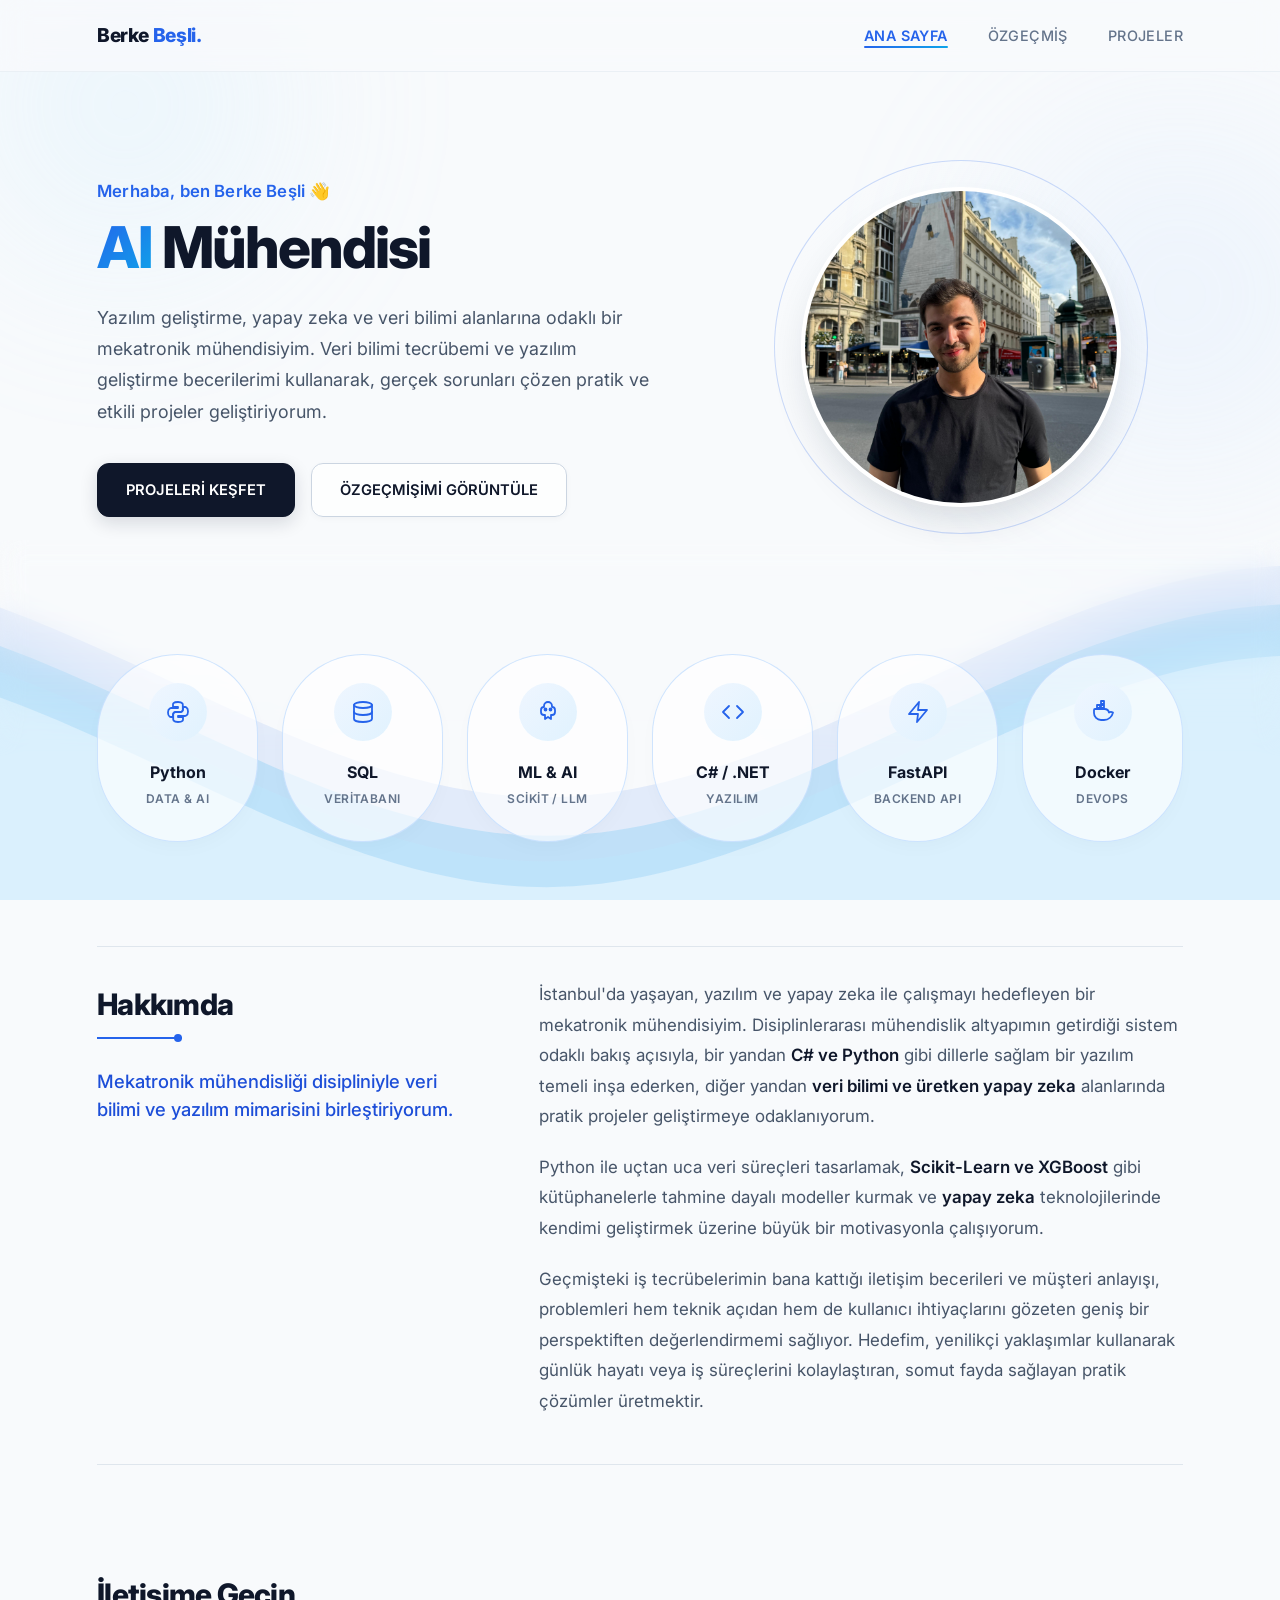
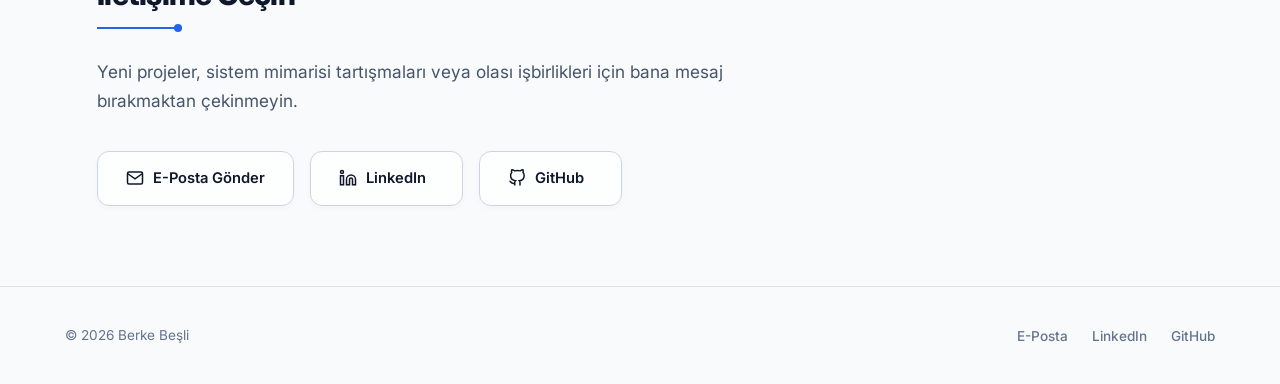
<file: index.html>
<!DOCTYPE html>
<html lang="tr">
<head>
    <meta charset="UTF-8">
    <meta name="viewport" content="width=device-width, initial-scale=1.0">

    <title>Ana Sayfa - Berke Beşli</title>
    <meta name="description" content="Yazılım geliştirme, yapay zeka ve veri bilimi odaklı çalışan Mekatronik Mühendisi Berke Beşli'nin kişisel portfolyosu.">
    <link rel="canonical" href="https://berkebesli.github.io/">

    <meta property="og:type" content="website">
    <meta property="og:title" content="Ana Sayfa - Berke Beşli">
    <meta property="og:description" content="Yazılım geliştirme, yapay zeka ve veri bilimi odaklı çalışan Mekatronik Mühendisi Berke Beşli'nin kişisel portfolyosu.">
    <meta property="og:url" content="https://berkebesli.github.io/">

    <link rel="preconnect" href="https://fonts.googleapis.com">
    <link rel="preconnect" href="https://fonts.gstatic.com" crossorigin>

    <link rel="stylesheet" href="css/style.css">
    <link href="https://fonts.googleapis.com/css2?family=Inter:wght@300;400;500;600;700;800&display=swap" rel="stylesheet">

    <!-- Yapısal Veri (Schema.org JSON-LD - SEO & İşe Alım Botları İçin) -->
    <script type="application/ld+json">
    {
      "@context": "https://schema.org",
      "@type": "Person",
      "name": "Berke Beşli",
      "url": "https://berkebesli.github.io/",
      "jobTitle": "AI & Data Science Engineer",
      "description": "Veri bilimi, üretken yapay zeka (LLM), makine öğrenmesi ve modern yazılım mimarileri üzerine çalışan Mekatronik Mühendisi.",
      "address": {
        "@type": "PostalAddress",
        "addressLocality": "İstanbul",
        "addressCountry": "TR"
      },
      "alumniOf": {
        "@type": "CollegeOrUniversity",
        "name": "İstanbul Bilgi Üniversitesi",
        "department": "Mekatronik Mühendisliği"
      },
      "knowsAbout": [
        "Artificial Intelligence",
        "Data Science",
        "Machine Learning",
        "Large Language Models (LLM)",
        "Python",
        "FastAPI",
        "SQL",
        "CRM Analytics",
        "Docker",
        "Kubernetes",
        "n8n Automation"
      ],
      "knowsLanguage": [
        { "@type": "Language", "name": "Turkish" },
        { "@type": "Language", "name": "English" },
        { "@type": "Language", "name": "Italian" }
      ],
      "sameAs": [
        "https://github.com/BerkeBesli",
        "https://www.linkedin.com/in/berke-beşli-5b1593320"
      ]
    }
    </script>
</head>
<body>
    <a href="#main-content" class="skip-link">İçeriğe geç</a>
    
    <!-- Hareketli Dalga Arka Planı -->
    <div class="premium-wave-bg" aria-hidden="true">
        <div class="ambient-glow glow-top-left"></div>
        <div class="ambient-glow glow-top-right"></div>
        <svg class="editorial-waves" xmlns="http://www.w3.org/2000/svg" xmlns:xlink="http://www.w3.org/1999/xlink"
        viewBox="0 24 150 28" preserveAspectRatio="none" shape-rendering="auto">
            <defs>
                <path id="gentle-wave" d="M-160 44c30 0 58-18 88-18s58 18 88 18 58-18 88-18 58 18 88 18 v44h-352z" />
            </defs>
            <g class="parallax-waves">
                <use xlink:href="#gentle-wave" x="48" y="0" fill="var(--wave-layer-1)" />
                <use xlink:href="#gentle-wave" x="48" y="3" fill="var(--wave-layer-2)" />
                <use xlink:href="#gentle-wave" x="48" y="5" fill="var(--wave-layer-3)" />
                <use xlink:href="#gentle-wave" x="48" y="7" fill="var(--wave-layer-4)" />
            </g>
        </svg>
        <div class="wave-blur-overlay"></div>
    </div>

    <!-- Navigasyon -->
    <nav aria-label="Ana navigasyon">
        <div class="nav-container">
            <a href="index.html" class="brand">Berke <span>Beşli.</span></a>
            <button class="nav-toggle" id="navToggle" type="button" aria-label="Menüyü aç" aria-expanded="false" aria-controls="navLinks">
                <span></span><span></span><span></span>
            </button>
            <ul class="nav-links" id="navLinks">
                <li><a href="index.html" class="active">ANA SAYFA</a></li>
                <li><a href="resume.html">ÖZGEÇMİŞ</a></li>
                <li><a href="projects.html">PROJELER</a></li>
            </ul>
        </div>
    </nav>

    <main id="main-content">
        <!-- HERO ALANI (örnek1.png stili ferah yapı ve çift halkalı profil) -->
        <section class="hero-container reveal">
            <div class="hero-text-open">
                <span class="hero-greeting">Merhaba, ben Berke Beşli 👋</span>
                <h1>
                    <span class="text-gradient">AI</span> Mühendisi
                </h1>
                <p class="hero-lead">
                    Yazılım geliştirme, yapay zeka ve veri bilimi alanlarına odaklı bir mekatronik mühendisiyim. Veri bilimi tecrübemi ve yazılım geliştirme becerilerimi kullanarak, gerçek sorunları çözen pratik ve etkili projeler geliştiriyorum.
                </p>

                <div class="buttons">
                    <a href="projects.html" class="btn btn-primary">PROJELERİ KEŞFET</a>
                    <a href="resume.html" class="btn btn-outline">ÖZGEÇMİŞİMİ GÖRÜNTÜLE</a>
                </div>
            </div>

            <div class="hero-image-open">
                <div class="profile-ring-outer">
                    <div class="profile-ring-inner">
                        <img src="images/profile.jpeg" alt="Berke Beşli Profil Fotoğrafı" class="profile-image-circle">
                    </div>
                </div>
            </div>
        </section>

        <!-- TEKNOLOJİ & ARAÇLAR KAPSÜL ŞERİDİ (örnek3.png stili) -->
        <section class="tech-pills-section reveal" aria-label="Kullandığım Teknolojiler">
            <div class="tech-pills-wrapper">
                <div class="tech-pill">
                    <div class="pill-icon-circle">
                        <svg viewBox="0 0 24 24" width="24" height="24" stroke="currentColor" stroke-width="1.8" fill="none" stroke-linecap="round" stroke-linejoin="round"><path d="M12 2c-5.33 0-5 2.3-5 2.3V7h5v1H5.5S2 7.6 2 12.5 5.1 17 5.1 17H7v-2.2s-.1-2.8 2.7-2.8h4.5s2.6.1 2.6-2.5V4.8S17.2 2 12 2z"/><path d="M12 22c5.33 0 5-2.3 5-2.3V17h-5v-1h6.5s3.5.4 3.5-4.5S18.9 7 18.9 7H17v2.2s.1 2.8-2.7 2.8H9.8s-2.6-.1-2.6 2.5v4.7S6.8 22 12 22z"/></svg>
                    </div>
                    <span class="pill-title">Python</span>
                    <span class="pill-sub">Data &amp; AI</span>
                </div>

                <div class="tech-pill">
                    <div class="pill-icon-circle">
                        <svg viewBox="0 0 24 24" width="24" height="24" stroke="currentColor" stroke-width="1.8" fill="none" stroke-linecap="round" stroke-linejoin="round"><ellipse cx="12" cy="5" rx="9" ry="3"/><path d="M21 12c0 1.66-4 3-9 3s-9-1.34-9-3"/><path d="M3 5v14c0 1.66 4 3 9 3s9-1.34 9-3V5"/></svg>
                    </div>
                    <span class="pill-title">SQL</span>
                    <span class="pill-sub">Veritabanı</span>
                </div>

                <div class="tech-pill">
                    <div class="pill-icon-circle">
                        <svg viewBox="0 0 24 24" width="24" height="24" stroke="currentColor" stroke-width="1.8" fill="none" stroke-linecap="round" stroke-linejoin="round"><path d="M12 2a4 4 0 0 1 4 4v1a3 3 0 0 1 3 3v2a3 3 0 0 1-3 3h-1v4l-3-2-3 2v-4H8a3 3 0 0 1-3-3v-2a3 3 0 0 1 3-3V6a4 4 0 0 1 4-4z"/><circle cx="9.5" cy="9.5" r="1"/><circle cx="14.5" cy="9.5" r="1"/></svg>
                    </div>
                    <span class="pill-title">ML &amp; AI</span>
                    <span class="pill-sub">Scikit / LLM</span>
                </div>

                <div class="tech-pill">
                    <div class="pill-icon-circle">
                        <svg viewBox="0 0 24 24" width="24" height="24" stroke="currentColor" stroke-width="1.8" fill="none" stroke-linecap="round" stroke-linejoin="round"><polyline points="16 18 22 12 16 6"/><polyline points="8 6 2 12 8 18"/></svg>
                    </div>
                    <span class="pill-title">C# / .NET</span>
                    <span class="pill-sub">Yazılım</span>
                </div>

                <div class="tech-pill">
                    <div class="pill-icon-circle">
                        <svg viewBox="0 0 24 24" width="24" height="24" stroke="currentColor" stroke-width="1.8" fill="none" stroke-linecap="round" stroke-linejoin="round"><polygon points="13 2 3 14 12 14 11 22 21 10 12 10 13 2"/></svg>
                    </div>
                    <span class="pill-title">FastAPI</span>
                    <span class="pill-sub">Backend API</span>
                </div>

                <div class="tech-pill">
                    <div class="pill-icon-circle">
                        <svg viewBox="0 0 24 24" width="24" height="24" stroke="currentColor" stroke-width="1.8" fill="none" stroke-linecap="round" stroke-linejoin="round"><path d="M22 12.5c-1.5-.8-3.2-.5-4 0-.5-2-2.2-3.5-4.5-3.5H4c-.6 0-1 .4-1 1v3c0 3.9 3.1 7 7 7h3c4.4 0 8-3.1 9-7.5z"/><rect x="6" y="5" width="3" height="3"/><rect x="10" y="5" width="3" height="3"/><rect x="10" y="1" width="3" height="3"/></svg>
                    </div>
                    <span class="pill-title">Docker</span>
                    <span class="pill-sub">DevOps</span>
                </div>
            </div>
        </section>

        <!-- HAKKIMDA ALANI (örnek3.png stili açık editoryal düzen) -->
        <section id="about" class="about-open-section reveal">
            <div class="about-header-column">
                <h2 class="editorial-heading">Hakkımda</h2>
                <div class="heading-line-dot"></div>
                <p class="about-tagline">
                    Mekatronik mühendisliği disipliniyle veri bilimi ve yazılım mimarisini birleştiriyorum.
                </p>
            </div>

            <div class="about-text-column">
                <p>
                    İstanbul'da yaşayan, yazılım ve yapay zeka ile çalışmayı hedefleyen bir mekatronik mühendisiyim. Disiplinlerarası mühendislik altyapımın getirdiği sistem odaklı bakış açısıyla, bir yandan <strong>C# ve Python</strong> gibi dillerle sağlam bir yazılım temeli inşa ederken, diğer yandan <strong>veri bilimi ve üretken yapay zeka</strong> alanlarında pratik projeler geliştirmeye odaklanıyorum.
                </p>
                <p>
                    Python ile uçtan uca veri süreçleri tasarlamak, <strong>Scikit-Learn ve XGBoost</strong> gibi kütüphanelerle tahmine dayalı modeller kurmak ve <strong>yapay zeka</strong> teknolojilerinde kendimi geliştirmek üzerine büyük bir motivasyonla çalışıyorum.
                </p>
                <p>
                    Geçmişteki iş tecrübelerimin bana kattığı iletişim becerileri ve müşteri anlayışı, problemleri hem teknik açıdan hem de kullanıcı ihtiyaçlarını gözeten geniş bir perspektiften değerlendirmemi sağlıyor. Hedefim, yenilikçi yaklaşımlar kullanarak günlük hayatı veya iş süreçlerini kolaylaştıran, somut fayda sağlayan pratik çözümler üretmektir.
                </p>
            </div>
        </section>

        <!-- İLETİŞİM ALANI -->
        <section id="contact" class="contact-open-section reveal">
            <div class="contact-content">
                <h2 class="editorial-heading">İletişime Geçin</h2>
                <div class="heading-line-dot"></div>
                <p>Yeni projeler, sistem mimarisi tartışmaları veya olası işbirlikleri için bana mesaj bırakmaktan çekinmeyin.</p>
                <div class="contact-buttons">
                    <a href="mailto:berkebesli3@gmail.com" class="contact-btn">
                        <svg viewBox="0 0 24 24" width="18" height="18" stroke="currentColor" stroke-width="2" fill="none"><path d="M4 4h16c1.1 0 2 .9 2 2v12c0 1.1-.9 2-2 2H4c-1.1 0-2-.9-2-2V6c0-1.1.9-2 2-2z"/><polyline points="22,6 12,13 2,6"/></svg>
                        E-Posta Gönder
                    </a>
                    <a href="https://www.linkedin.com/in/berke-beşli-5b1593320" class="contact-btn" target="_blank" rel="noopener">
                        <svg viewBox="0 0 24 24" width="18" height="18" stroke="currentColor" stroke-width="2" fill="none"><path d="M16 8a6 6 0 0 1 6 6v7h-4v-7a2 2 0 0 0-2-2 2 2 0 0 0-2 2v7h-4v-7a6 6 0 0 1 6-6z"/><rect x="2" y="9" width="4" height="12"/><circle cx="4" cy="4" r="2"/></svg>
                        LinkedIn<span class="visually-hidden"> (yeni sekmede açılır)</span>
                    </a>
                    <a href="https://github.com/BerkeBesli" class="contact-btn" target="_blank" rel="noopener">
                        <svg viewBox="0 0 24 24" width="18" height="18" stroke="currentColor" stroke-width="2" fill="none"><path d="M9 19c-5 1.5-5-2.5-7-3m14 6v-3.87a3.37 3.37 0 0 0-.94-2.61c3.14-.35 6.44-1.54 6.44-7A5.44 5.44 0 0 0 20 4.77 5.07 5.07 0 0 0 19.91 1S18.73.65 16 2.48a13.38 13.38 0 0 0-7 0C6.27.65 5.09 1 5.09 1A5.07 5.07 0 0 0 5 4.77a5.44 5.44 0 0 0-1.5 3.78c0 5.42 3.3 6.61 6.44 7A3.37 3.37 0 0 0 9 18.13V22"/></svg>
                        GitHub<span class="visually-hidden"> (yeni sekmede açılır)</span>
                    </a>
                </div>
            </div>
        </section>
    </main>

    <footer class="site-footer">
        <div class="footer-content">
            <p class="footer-copy">&copy; 2026 Berke Beşli</p>
            <ul class="footer-links">
                <li><a href="mailto:berkebesli3@gmail.com">E-Posta</a></li>
                <li><a href="https://www.linkedin.com/in/berke-beşli-5b1593320" target="_blank" rel="noopener">LinkedIn<span class="visually-hidden"> (yeni sekmede açılır)</span></a></li>
                <li><a href="https://github.com/BerkeBesli" target="_blank" rel="noopener">GitHub<span class="visually-hidden"> (yeni sekmede açılır)</span></a></li>
            </ul>
        </div>
    </footer>

    <script src="js/main.js" defer></script>
</body>
</html>
</file>
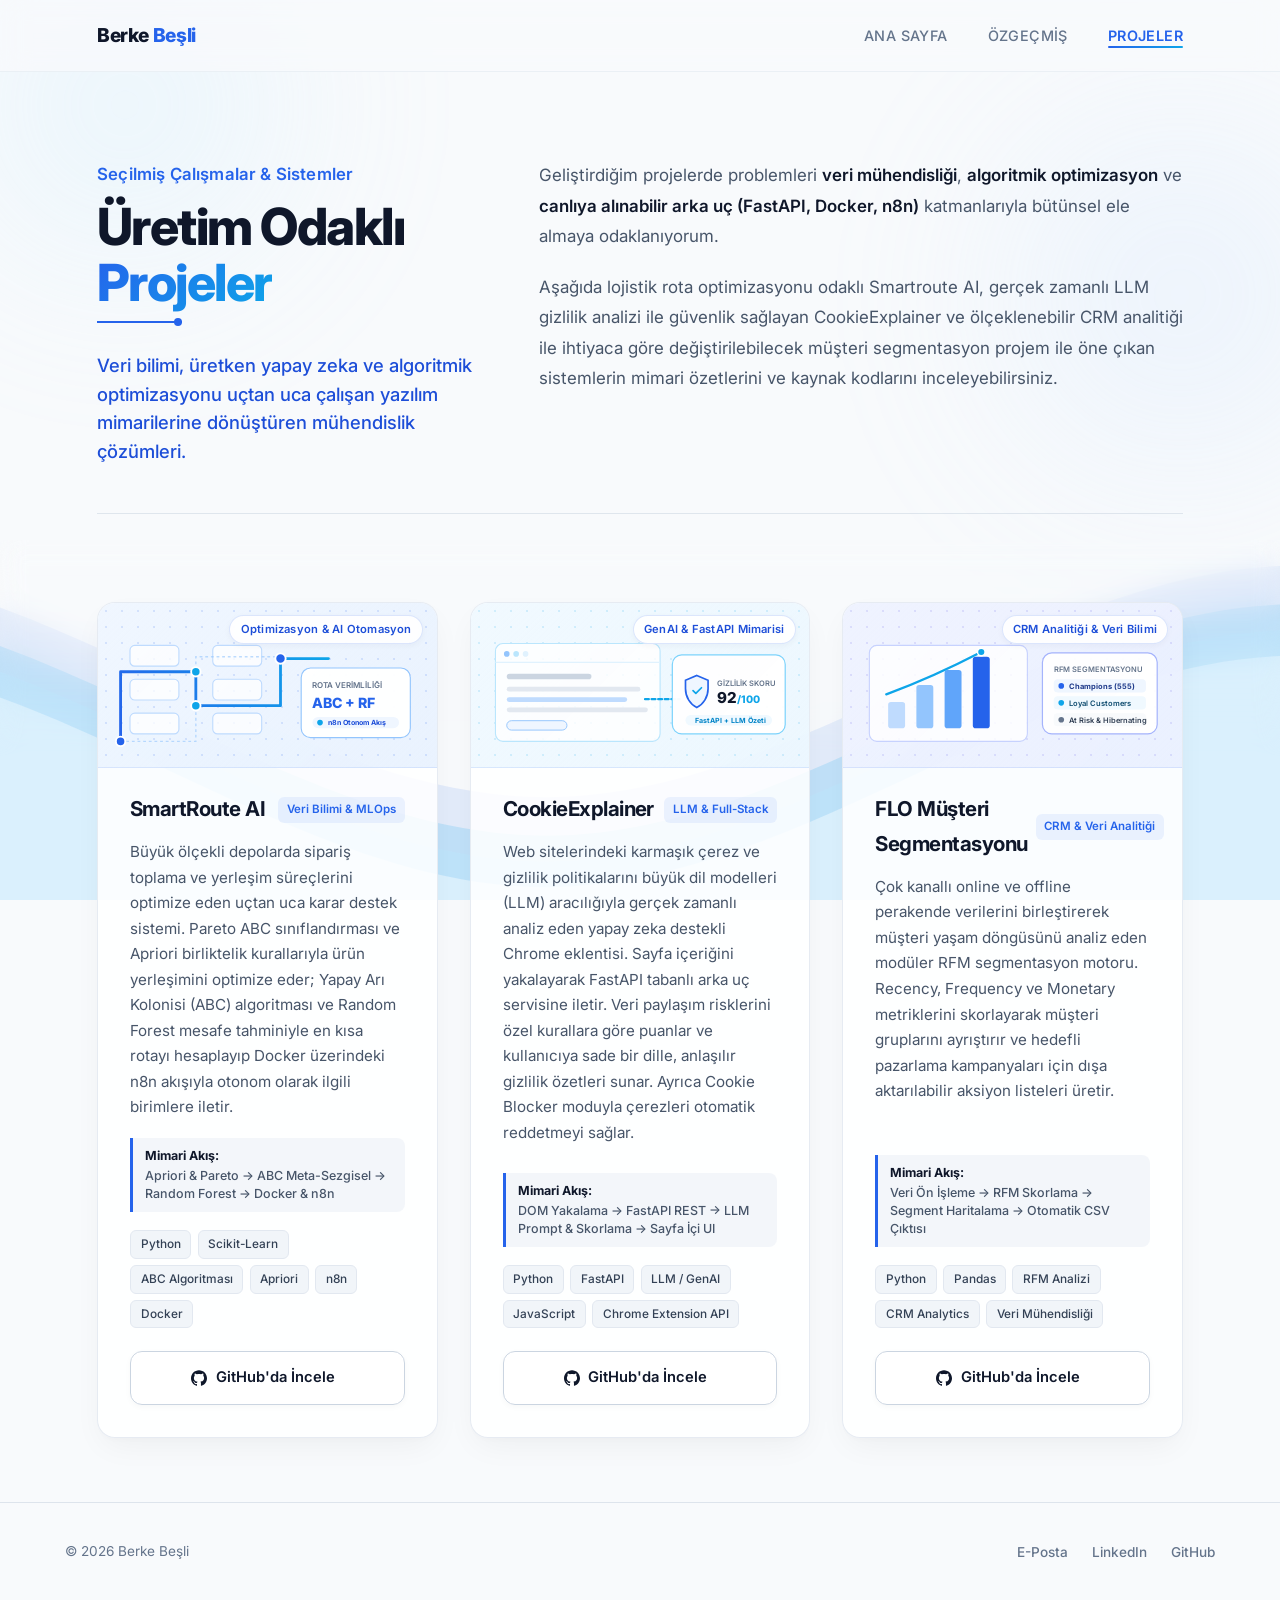
<file: projects.html>
<!DOCTYPE html>
<html lang="tr">
<head>
    <meta charset="UTF-8">
    <meta name="viewport" content="width=device-width, initial-scale=1.0">

    <title>Projeler - Berke Beşli</title>
    <meta name="description" content="Veri bilimi, yapay zeka otomasyonları, LLM tabanlı sistemler ve modern yazılım mimarileri kullanılarak geliştirilmiş mühendislik projeleri.">
    <link rel="canonical" href="https://berkebesli.github.io/projects.html">

    <meta property="og:type" content="website">
    <meta property="og:title" content="Projeler - Berke Beşli">
    <meta property="og:description" content="Veri bilimi, yapay zeka otomasyonları, LLM tabanlı sistemler ve modern yazılım mimarileri kullanılarak geliştirilmiş mühendislik projeleri.">
    <meta property="og:url" content="https://berkebesli.github.io/projects.html">

    <!-- Performans -->
    <link rel="preconnect" href="https://fonts.googleapis.com">
    <link rel="preconnect" href="https://fonts.gstatic.com" crossorigin>

    <link rel="stylesheet" href="css/style.css">
    <link href="https://fonts.googleapis.com/css2?family=Inter:wght@300;400;500;600;700;800&display=swap" rel="stylesheet">
</head>
<body>
    <a href="#main-content" class="skip-link">İçeriğe geç</a>

    <!-- Arka Plan Dalgaları ve Ambiyans Işıkları  -->
    <div class="premium-wave-bg" aria-hidden="true">
        <div class="ambient-glow glow-top-left"></div>
        <div class="ambient-glow glow-top-right"></div>
        <svg class="editorial-waves" xmlns="http://www.w3.org/2000/svg" xmlns:xlink="http://www.w3.org/1999/xlink"
        viewBox="0 24 150 28" preserveAspectRatio="none" shape-rendering="auto">
            <defs>
                <path id="gentle-wave" d="M-160 44c30 0 58-18 88-18s58 18 88 18 58-18 88-18 58 18 88 18 v44h-352z" />
            </defs>
            <g class="parallax-waves">
                <use xlink:href="#gentle-wave" x="48" y="0" fill="var(--wave-layer-1)" />
                <use xlink:href="#gentle-wave" x="48" y="3" fill="var(--wave-layer-2)" />
                <use xlink:href="#gentle-wave" x="48" y="5" fill="var(--wave-layer-3)" />
                <use xlink:href="#gentle-wave" x="48" y="7" fill="var(--wave-layer-4)" />
            </g>
        </svg>
        <div class="wave-blur-overlay"></div>
    </div>

    <nav aria-label="Ana navigasyon">
        <div class="nav-container">
            <a href="index.html" class="brand">Berke <span>Beşli</span></a>
            <button class="nav-toggle" id="navToggle" type="button" aria-label="Menüyü aç" aria-expanded="false" aria-controls="navLinks">
                <span></span><span></span><span></span>
            </button>
            <ul class="nav-links" id="navLinks">
                <li><a href="index.html">ANA SAYFA</a></li>
                <li><a href="resume.html">ÖZGEÇMİŞ</a></li>
                <li><a href="projects.html" class="active">PROJELER</a></li>
            </ul>
        </div>
    </nav>

    <main id="main-content">
        <!-- Editoryal Üst Başlık Bölümü -->
        <section class="resume-intro-open reveal">
            <div class="resume-intro-header">
                <span class="section-kicker">Seçilmiş Çalışmalar &amp; Sistemler</span>
                <h1 class="editorial-title">Üretim Odaklı <span class="text-gradient">Projeler</span></h1>
                <div class="heading-line-dot"></div>
                <p class="about-tagline">
                    Veri bilimi, üretken yapay zeka ve algoritmik optimizasyonu uçtan uca çalışan yazılım mimarilerine dönüştüren mühendislik çözümleri.
                </p>
            </div>
            <div class="resume-intro-text">
                <p>
                    Geliştirdiğim projelerde problemleri <strong>veri mühendisliği</strong>, <strong>algoritmik optimizasyon</strong> ve <strong>canlıya alınabilir arka uç (FastAPI, Docker, n8n)</strong> katmanlarıyla bütünsel ele almaya odaklanıyorum.
                </p>
                <p>
                    Aşağıda lojistik rota optimizasyonu odaklı Smartroute AI, gerçek zamanlı LLM gizlilik analizi ile güvenlik sağlayan CookieExplainer ve ölçeklenebilir CRM analitiği ile ihtiyaca göre değiştirilebilecek müşteri segmentasyon projem ile öne çıkan sistemlerin mimari özetlerini ve kaynak kodlarını inceleyebilirsiniz.
                </p>
            </div>
        </section>

        <!-- Proje Kartları Bölümü -->
        <section class="projects-open-section reveal">
            <div class="projects-grid">

                <!-- PROJE 1: SmartRoute AI -->
                <article class="project-inner-card">
                    <div class="project-visual-banner banner-route" aria-hidden="true">
                        <span class="project-category-badge">Optimizasyon &amp; AI Otomasyon</span>
                        <!-- Özgün SVG İllüstrasyonu: Depo Izgarası ve Otonom Rota Optimizasyonu -->
                        <svg class="project-illustration" viewBox="0 0 360 155" fill="none" xmlns="http://www.w3.org/2000/svg">
                            <!-- Depo Raf Blokları -->
                            <rect x="34" y="28" width="52" height="22" rx="5" fill="#ffffff" fill-opacity="0.75" stroke="#bfdbfe" stroke-width="1.2"/>
                            <rect x="34" y="64" width="52" height="22" rx="5" fill="#ffffff" fill-opacity="0.75" stroke="#bfdbfe" stroke-width="1.2"/>
                            <rect x="34" y="100" width="52" height="22" rx="5" fill="#ffffff" fill-opacity="0.75" stroke="#bfdbfe" stroke-width="1.2"/>
                            <rect x="122" y="28" width="52" height="22" rx="5" fill="#ffffff" fill-opacity="0.75" stroke="#bfdbfe" stroke-width="1.2"/>
                            <rect x="122" y="64" width="52" height="22" rx="5" fill="#ffffff" fill-opacity="0.75" stroke="#bfdbfe" stroke-width="1.2"/>
                            <rect x="122" y="100" width="52" height="22" rx="5" fill="#ffffff" fill-opacity="0.75" stroke="#bfdbfe" stroke-width="1.2"/>

                            <!-- Arka Plan Alternatif Rotalar -->
                            <path d="M24 130 L104 130 L104 40 L194 40" stroke="#93c5fd" stroke-width="1.5" stroke-dasharray="3 3" opacity="0.6"/>

                            <!-- Optimum Aktif Rota (Hover ile canlanan çizgi) -->
                            <path class="svg-animated-path" d="M24 130 L24 56 L104 56 L104 92 L194 92 L194 42 L245 42" stroke="url(#routeGrad)" stroke-width="3" stroke-linecap="round" stroke-linejoin="round"/>

                            <!-- Rota Düğümleri (Nodes) -->
                            <circle cx="24" cy="130" r="5" fill="#2563eb" stroke="#ffffff" stroke-width="2"/>
                            <circle cx="104" cy="56" r="5" fill="#0ea5e9" stroke="#ffffff" stroke-width="2"/>
                            <circle cx="104" cy="92" r="5" fill="#0ea5e9" stroke="#ffffff" stroke-width="2"/>
                            <circle cx="194" cy="42" r="5.5" fill="#2563eb" stroke="#ffffff" stroke-width="2"/>

                            <!-- Sağ Bilgi Kartı: ABC & n8n Metrik Kutusu -->
                            <g class="svg-floating-card" transform="translate(216, 52)">
                                <rect x="0" y="0" width="116" height="74" rx="10" fill="#ffffff" fill-opacity="0.95" stroke="#93c5fd" stroke-width="1.2"/>
                                <text x="12" y="21" fill="#64748b" font-size="8.5" font-weight="600" font-family="Inter, sans-serif">ROTA VERİMLİLİĞİ</text>
                                <text x="12" y="42" fill="#2563eb" font-size="15" font-weight="800" font-family="Inter, sans-serif">ABC + RF</text>
                                <rect x="12" y="52" width="92" height="12" rx="6" fill="#eff6ff"/>
                                <circle cx="20" cy="58" r="3" fill="#0ea5e9"/>
                                <text x="28" y="61" fill="#1d4ed8" font-size="7.5" font-weight="700" font-family="Inter, sans-serif">n8n Otonom Akış</text>
                            </g>

                            <defs>
                                <linearGradient id="routeGrad" x1="24" y1="130" x2="245" y2="42" gradientUnits="userSpaceOnUse">
                                    <stop stop-color="#2563eb"/>
                                    <stop offset="1" stop-color="#0ea5e9"/>
                                </linearGradient>
                            </defs>
                        </svg>
                    </div>

                    <div class="project-card-body">
                        <div class="project-title-row">
                            <h3>SmartRoute AI</h3>
                            <span class="project-role-tag">Veri Bilimi &amp; MLOps</span>
                        </div>
                        <p class="timeline-desc">
                            Büyük ölçekli depolarda sipariş toplama ve yerleşim süreçlerini optimize eden uçtan uca karar destek sistemi. Pareto ABC sınıflandırması ve Apriori birliktelik kurallarıyla ürün yerleşimini optimize eder; Yapay Arı Kolonisi (ABC) algoritması ve Random Forest mesafe tahminiyle en kısa rotayı hesaplayıp Docker üzerindeki n8n akışıyla otonom olarak ilgili birimlere iletir.
                        </p>
                        <div class="project-pipeline-box">
                            <span class="pipeline-label">Mimari Akış:</span>
                            <span class="pipeline-steps">Apriori &amp; Pareto &rarr; ABC Meta-Sezgisel &rarr; Random Forest &rarr; Docker &amp; n8n</span>
                        </div>
                        <div class="project-tech-stack" aria-label="Kullanılan teknolojiler">
                            <span class="tech-pill">Python</span>
                            <span class="tech-pill">Scikit-Learn</span>
                            <span class="tech-pill">ABC Algoritması</span>
                            <span class="tech-pill">Apriori</span>
                            <span class="tech-pill">n8n</span>
                            <span class="tech-pill">Docker</span>
                        </div>
                    </div>

                    <div class="project-footer">
                        <a href="https://github.com/BerkeBesli/SmartRoute-AI" target="_blank" rel="noopener" class="btn-outline">
                            <svg class="btn-icon" viewBox="0 0 24 24" fill="currentColor" aria-hidden="true" width="16" height="16"><path d="M12 .297c-6.63 0-12 5.373-12 12 0 5.303 3.438 9.8 8.205 11.385.6.113.82-.258.82-.577 0-.285-.01-1.04-.015-2.04-3.338.724-4.042-1.61-4.042-1.61C4.422 18.07 3.633 17.7 3.633 17.7c-1.087-.744.084-.729.084-.729 1.205.084 1.838 1.236 1.838 1.236 1.07 1.835 2.809 1.305 3.495.998.108-.776.417-1.305.76-1.605-2.665-.3-5.466-1.332-5.466-5.93 0-1.31.465-2.38 1.235-3.22-.135-.303-.54-1.523.105-3.176 0 0 1.005-.322 3.3 1.23.96-.267 1.98-.399 3-.405 1.02.006 2.04.138 3 .405 2.28-1.552 3.285-1.23 3.285-1.23.645 1.653.24 2.873.12 3.176.765.84 1.23 1.91 1.23 3.22 0 4.61-2.805 5.625-5.475 5.92.42.36.81 1.096.81 2.22 0 1.606-.015 2.896-.015 3.286 0 .315.21.69.825.57C20.565 22.092 24 17.592 24 12.297c0-6.627-5.373-12-12-12"/></svg>
                            GitHub'da İncele<span class="visually-hidden"> (yeni sekmede açılır)</span>
                        </a>
                    </div>
                </article>

                <!-- PROJE 2: CookieExplainer -->
                <article class="project-inner-card">
                    <div class="project-visual-banner banner-privacy" aria-hidden="true">
                        <span class="project-category-badge">GenAI &amp; FastAPI Mimarisi</span>
                        <!-- Özgün SVG İllüstrasyonu: Tarayıcı Penceresi + LLM Gizlilik Skoru Kalkanı -->
                        <svg class="project-illustration" viewBox="0 0 360 155" fill="none" xmlns="http://www.w3.org/2000/svg">
                            <!-- Sol Tarayıcı Penceresi -->
                            <rect x="26" y="26" width="175" height="104" rx="8" fill="#ffffff" fill-opacity="0.82" stroke="#bae6fd" stroke-width="1.2"/>
                            <circle cx="38" cy="37" r="3" fill="#93c5fd"/>
                            <circle cx="48" cy="37" r="3" fill="#bae6fd"/>
                            <circle cx="58" cy="37" r="3" fill="#e0f2fe"/>
                            <line x1="26" y1="46" x2="201" y2="46" stroke="#e0f2fe" stroke-width="1.2"/>

                            <!-- Taranan Politika Metin Çizgileri -->
                            <rect x="38" y="58" width="90" height="6" rx="3" fill="#cbd5e1"/>
                            <rect x="38" y="72" width="142" height="5" rx="2.5" fill="#e2e8f0"/>
                            <rect x="38" y="83" width="128" height="5" rx="2.5" fill="#bfdbfe"/>
                            <rect x="38" y="94" width="150" height="5" rx="2.5" fill="#e2e8f0"/>
                            <rect x="38" y="108" width="64" height="10" rx="5" fill="#eff6ff" stroke="#93c5fd" stroke-width="1"/>

                            <!-- LLM Bağlantı Akışı -->
                            <path class="svg-animated-path" d="M185 85 L222 85" stroke="#0ea5e9" stroke-width="2.5" stroke-dasharray="4 3" stroke-linecap="round"/>

                            <!-- Sağ Yüzen LLM Analiz Kartı -->
                            <g class="svg-floating-card" transform="translate(214, 38)">
                                <rect x="0" y="0" width="120" height="84" rx="10" fill="#ffffff" fill-opacity="0.96" stroke="#7dd3fc" stroke-width="1.3"/>
                                <!-- Kalkan İkonu -->
                                <path d="M26 22 L38 27 V36 C38 45 32.8 52.8 26 56 C19.2 52.8 14 45 14 36 V27 L26 22 Z" fill="#eff6ff" stroke="#2563eb" stroke-width="1.8"/>
                                <path d="M22 38 L25 41 L31 35" stroke="#0ea5e9" stroke-width="1.8" stroke-linecap="round" stroke-linejoin="round"/>
                                <!-- Skor ve LLM Etiketi -->
                                <text x="48" y="33" fill="#64748b" font-size="8" font-weight="600" font-family="Inter, sans-serif">GİZLİLİK SKORU</text>
                                <text x="48" y="51" fill="#0f172a" font-size="16" font-weight="800" font-family="Inter, sans-serif">92<tspan fill="#0ea5e9" font-size="11">/100</tspan></text>
                                <rect x="14" y="64" width="92" height="11" rx="5.5" fill="#f0f9ff"/>
                                <text x="24" y="72" fill="#0284c7" font-size="7.5" font-weight="700" font-family="Inter, sans-serif">FastAPI + LLM Özeti</text>
                            </g>
                        </svg>
                    </div>

                    <div class="project-card-body">
                        <div class="project-title-row">
                            <h3>CookieExplainer</h3>
                            <span class="project-role-tag">LLM &amp; Full-Stack</span>
                        </div>
                        <p class="timeline-desc">
                            Web sitelerindeki karmaşık çerez ve gizlilik politikalarını büyük dil modelleri (LLM) aracılığıyla gerçek zamanlı analiz eden yapay zeka destekli Chrome eklentisi. Sayfa içeriğini yakalayarak FastAPI tabanlı arka uç servisine iletir. Veri paylaşım risklerini özel kurallara göre puanlar ve kullanıcıya sade bir dille, anlaşılır gizlilik özetleri sunar. Ayrıca Cookie Blocker moduyla çerezleri otomatik reddetmeyi sağlar.
                        </p>
                        <div class="project-pipeline-box">
                            <span class="pipeline-label">Mimari Akış:</span>
                            <span class="pipeline-steps">DOM Yakalama &rarr; FastAPI REST &rarr; LLM Prompt &amp; Skorlama &rarr; Sayfa İçi UI</span>
                        </div>
                        <div class="project-tech-stack" aria-label="Kullanılan teknolojiler">
                            <span class="tech-pill">Python</span>
                            <span class="tech-pill">FastAPI</span>
                            <span class="tech-pill">LLM / GenAI</span>
                            <span class="tech-pill">JavaScript</span>
                            <span class="tech-pill">Chrome Extension API</span>
                        </div>
                    </div>

                    <div class="project-footer">
                        <a href="https://github.com/BerkeBesli/CookieExplainer" target="_blank" rel="noopener" class="btn-outline">
                            <svg class="btn-icon" viewBox="0 0 24 24" fill="currentColor" aria-hidden="true" width="16" height="16"><path d="M12 .297c-6.63 0-12 5.373-12 12 0 5.303 3.438 9.8 8.205 11.385.6.113.82-.258.82-.577 0-.285-.01-1.04-.015-2.04-3.338.724-4.042-1.61-4.042-1.61C4.422 18.07 3.633 17.7 3.633 17.7c-1.087-.744.084-.729.084-.729 1.205.084 1.838 1.236 1.838 1.236 1.07 1.835 2.809 1.305 3.495.998.108-.776.417-1.305.76-1.605-2.665-.3-5.466-1.332-5.466-5.93 0-1.31.465-2.38 1.235-3.22-.135-.303-.54-1.523.105-3.176 0 0 1.005-.322 3.3 1.23.96-.267 1.98-.399 3-.405 1.02.006 2.04.138 3 .405 2.28-1.552 3.285-1.23 3.285-1.23.645 1.653.24 2.873.12 3.176.765.84 1.23 1.91 1.23 3.22 0 4.61-2.805 5.625-5.475 5.92.42.36.81 1.096.81 2.22 0 1.606-.015 2.896-.015 3.286 0 .315.21.69.825.57C20.565 22.092 24 17.592 24 12.297c0-6.627-5.373-12-12-12"/></svg>
                            GitHub'da İncele<span class="visually-hidden"> (yeni sekmede açılır)</span>
                        </a>
                    </div>
                </article>

                <!-- PROJE 3: FLO Müşteri Segmentasyonu -->
                <article class="project-inner-card">
                    <div class="project-visual-banner banner-crm" aria-hidden="true">
                        <span class="project-category-badge">CRM Analitiği &amp; Veri Bilimi</span>
                        <!-- Özgün SVG İllüstrasyonu: RFM Segmentasyon Matrisi ve Kümeleme Grafiği -->
                        <svg class="project-illustration" viewBox="0 0 360 155" fill="none" xmlns="http://www.w3.org/2000/svg">
                            <!-- Analitik Grafik Çerçevesi -->
                            <rect x="28" y="28" width="168" height="102" rx="8" fill="#ffffff" fill-opacity="0.82" stroke="#c7d2fe" stroke-width="1.2"/>
                            <!-- Sütun Grafikleri (RFM Metrikleri) -->
                            <rect x="48" y="88" width="18" height="28" rx="3" fill="#bfdbfe"/>
                            <rect x="78" y="70" width="18" height="46" rx="3" fill="#93c5fd"/>
                            <rect x="108" y="54" width="18" height="62" rx="3" fill="#60a5fa"/>
                            <rect x="138" y="40" width="18" height="76" rx="3" fill="#2563eb"/>
                            <!-- Trend Eğrisi -->
                            <path class="svg-animated-path" d="M46 80 Q95 62 147 35" stroke="#0ea5e9" stroke-width="2.5" stroke-linecap="round"/>
                            <circle cx="147" cy="35" r="4" fill="#0ea5e9" stroke="#ffffff" stroke-width="1.5"/>

                            <!-- Sağ Yüzen RFM Segment Kartı -->
                            <g class="svg-floating-card" transform="translate(212, 36)">
                                <rect x="0" y="0" width="122" height="86" rx="10" fill="#ffffff" fill-opacity="0.96" stroke="#a5b4fc" stroke-width="1.3"/>
                                <text x="12" y="20" fill="#64748b" font-size="8" font-weight="600" font-family="Inter, sans-serif">RFM SEGMENTASYONU</text>
                                <!-- Segment Satırları -->
                                <rect x="12" y="28" width="98" height="14" rx="4" fill="#eff6ff"/>
                                <circle cx="20" cy="35" r="3" fill="#2563eb"/>
                                <text x="28" y="38" fill="#1e3a8a" font-size="8" font-weight="700" font-family="Inter, sans-serif">Champions (555)</text>

                                <rect x="12" y="46" width="98" height="14" rx="4" fill="#f0f9ff"/>
                                <circle cx="20" cy="53" r="3" fill="#0ea5e9"/>
                                <text x="28" y="56" fill="#0c4a6e" font-size="8" font-weight="600" font-family="Inter, sans-serif">Loyal Customers</text>

                                <rect x="12" y="64" width="98" height="14" rx="4" fill="#f8fafc"/>
                                <circle cx="20" cy="71" r="3" fill="#64748b"/>
                                <text x="28" y="74" fill="#334155" font-size="8" font-weight="600" font-family="Inter, sans-serif">At Risk &amp; Hibernating</text>
                            </g>
                        </svg>
                    </div>

                    <div class="project-card-body">
                        <div class="project-title-row">
                            <h3>FLO Müşteri Segmentasyonu</h3>
                            <span class="project-role-tag">CRM &amp; Veri Analitiği</span>
                        </div>
                        <p class="timeline-desc">
                            Çok kanallı online ve offline perakende verilerini birleştirerek müşteri yaşam döngüsünü analiz eden modüler RFM segmentasyon motoru. Recency, Frequency ve Monetary metriklerini skorlayarak müşteri gruplarını ayrıştırır ve hedefli pazarlama kampanyaları için dışa aktarılabilir aksiyon listeleri üretir.
                        </p>
                        <div class="project-pipeline-box">
                            <span class="pipeline-label">Mimari Akış:</span>
                            <span class="pipeline-steps">Veri Ön İşleme &rarr; RFM Skorlama &rarr; Segment Haritalama &rarr; Otomatik CSV Çıktısı</span>
                        </div>
                        <div class="project-tech-stack" aria-label="Kullanılan teknolojiler">
                            <span class="tech-pill">Python</span>
                            <span class="tech-pill">Pandas</span>
                            <span class="tech-pill">RFM Analizi</span>
                            <span class="tech-pill">CRM Analytics</span>
                            <span class="tech-pill">Veri Mühendisliği</span>
                        </div>
                    </div>

                    <div class="project-footer">
                        <a href="https://github.com/BerkeBesli/CustomerSegmentation" target="_blank" rel="noopener" class="btn-outline">
                            <svg class="btn-icon" viewBox="0 0 24 24" fill="currentColor" aria-hidden="true" width="16" height="16"><path d="M12 .297c-6.63 0-12 5.373-12 12 0 5.303 3.438 9.8 8.205 11.385.6.113.82-.258.82-.577 0-.285-.01-1.04-.015-2.04-3.338.724-4.042-1.61-4.042-1.61C4.422 18.07 3.633 17.7 3.633 17.7c-1.087-.744.084-.729.084-.729 1.205.084 1.838 1.236 1.838 1.236 1.07 1.835 2.809 1.305 3.495.998.108-.776.417-1.305.76-1.605-2.665-.3-5.466-1.332-5.466-5.93 0-1.31.465-2.38 1.235-3.22-.135-.303-.54-1.523.105-3.176 0 0 1.005-.322 3.3 1.23.96-.267 1.98-.399 3-.405 1.02.006 2.04.138 3 .405 2.28-1.552 3.285-1.23 3.285-1.23.645 1.653.24 2.873.12 3.176.765.84 1.23 1.91 1.23 3.22 0 4.61-2.805 5.625-5.475 5.92.42.36.81 1.096.81 2.22 0 1.606-.015 2.896-.015 3.286 0 .315.21.69.825.57C20.565 22.092 24 17.592 24 12.297c0-6.627-5.373-12-12-12"/></svg>
                            GitHub'da İncele<span class="visually-hidden"> (yeni sekmede açılır)</span>
                        </a>
                    </div>
                </article>

            </div>
        </section>
    </main>

    <footer class="site-footer">
        <div class="footer-content">
            <p class="footer-copy">&copy; 2026 Berke Beşli</p>
            <ul class="footer-links">
                <li><a href="mailto:berkebesli3@gmail.com">E-Posta</a></li>
                <li><a href="https://www.linkedin.com/in/berke-beşli-5b1593320" target="_blank" rel="noopener">LinkedIn<span class="visually-hidden"> (yeni sekmede açılır)</span></a></li>
                <li><a href="https://github.com/BerkeBesli" target="_blank" rel="noopener">GitHub<span class="visually-hidden"> (yeni sekmede açılır)</span></a></li>
            </ul>
        </div>
    </footer>

    <script src="js/main.js" defer></script>
</body>
</html>
</file>
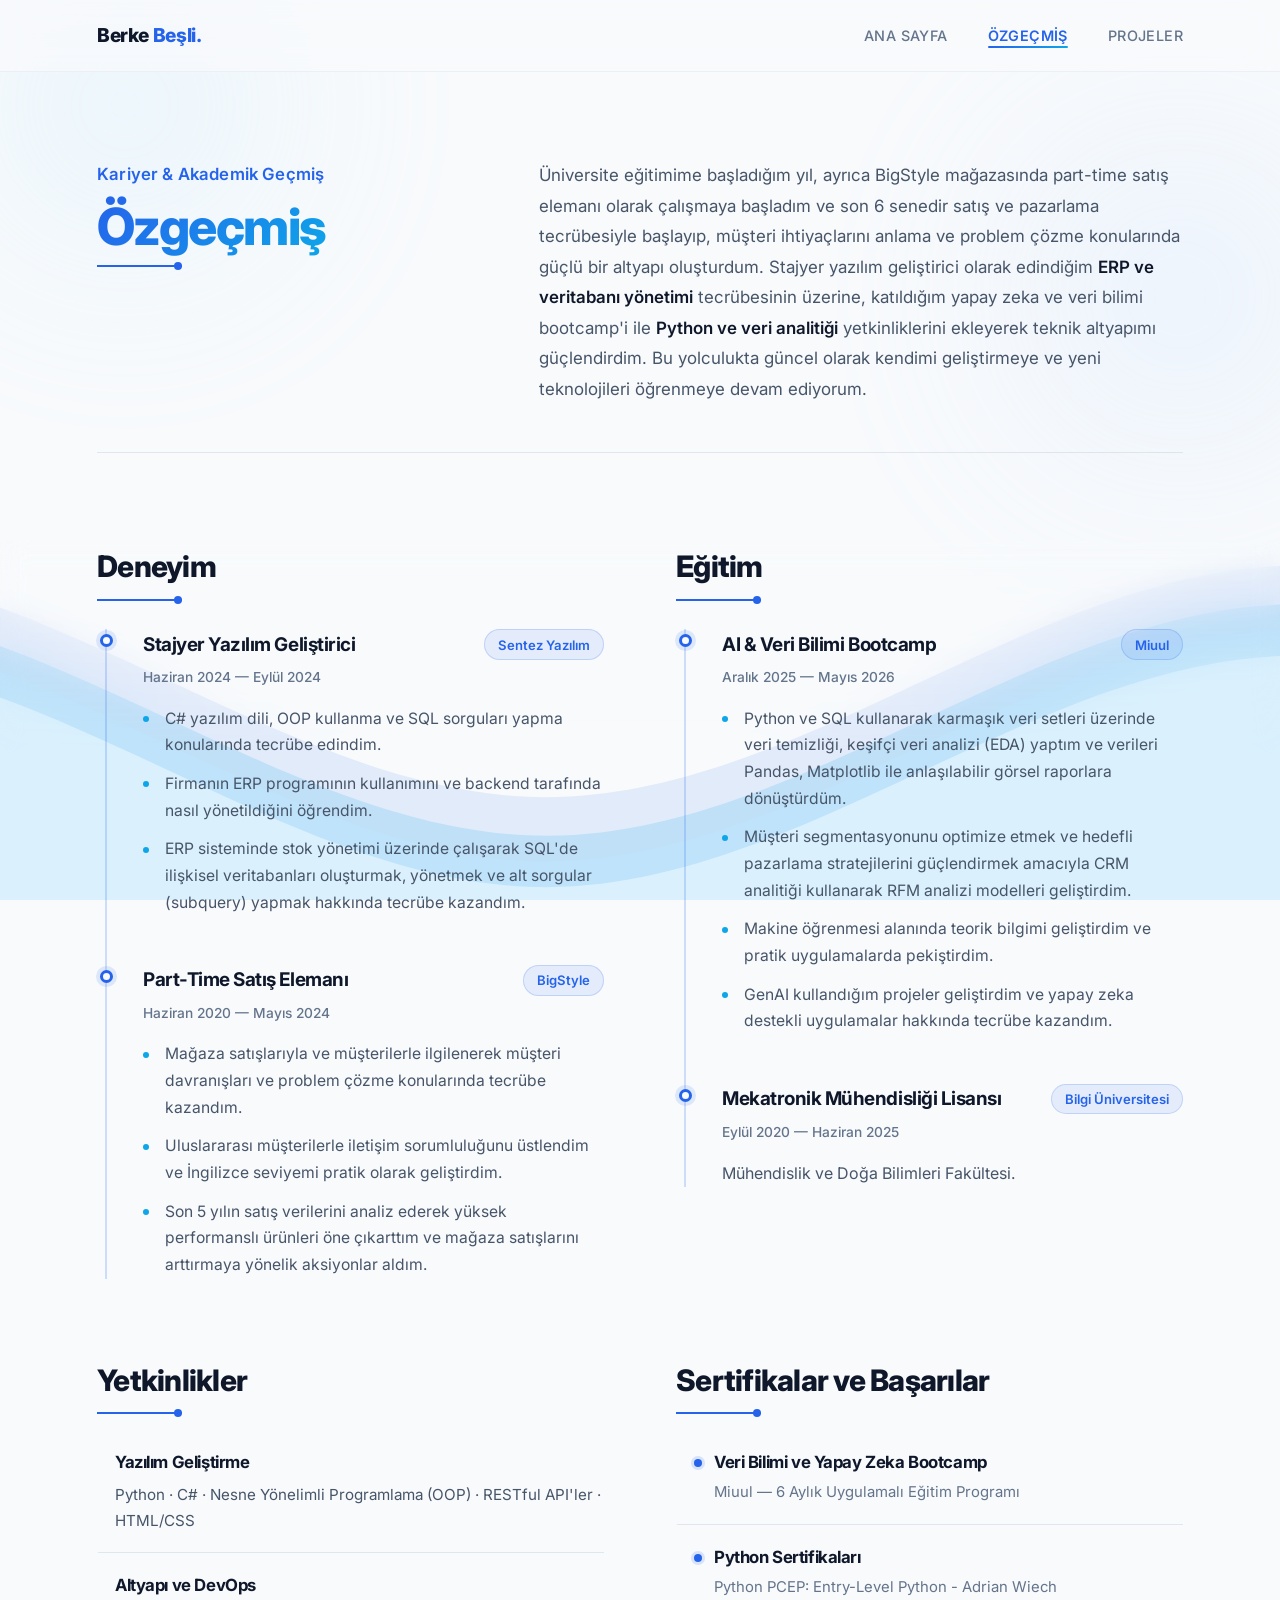
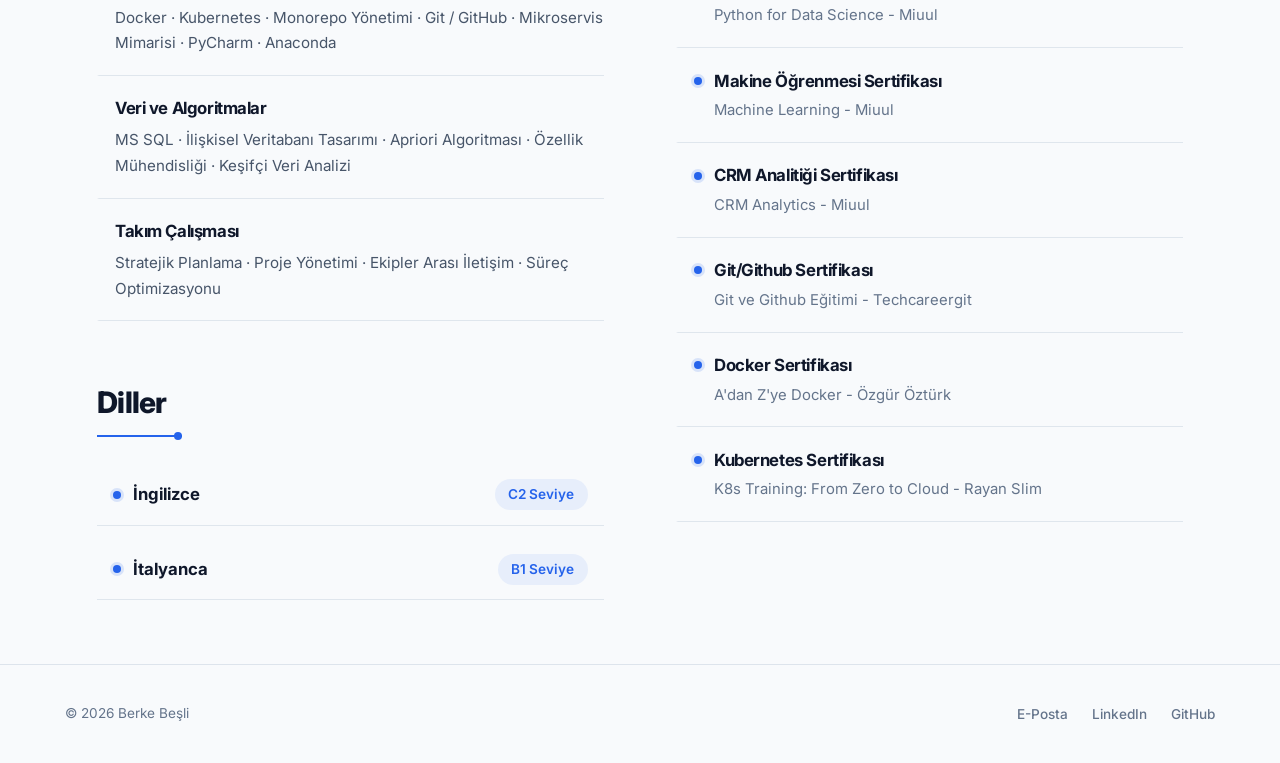
<file: resume.html>
<!DOCTYPE html>
<html lang="tr">
<head>
    <meta charset="UTF-8">
    <meta name="viewport" content="width=device-width, initial-scale=1.0">

    <title>Özgeçmiş - Berke Beşli</title>
    <meta name="description" content="Berke Beşli'nin profesyonel özgeçmişi. Veri bilimi uzmanlığı, yetkinlikleri ve mekatronik mühendisliği akademik geçmişi.">
    <link rel="canonical" href="https://berkebesli.github.io/resume.html">

    <meta property="og:type" content="website">
    <meta property="og:title" content="Özgeçmiş - Berke Beşli">
    <meta property="og:description" content="Berke Beşli'nin profesyonel özgeçmişi, veri bilimi uzmanlığı ve akademik geçmişi.">
    <meta property="og:url" content="https://berkebesli.github.io/resume.html">

    <!-- Performans -->
    <link rel="preconnect" href="https://fonts.googleapis.com">
    <link rel="preconnect" href="https://fonts.gstatic.com" crossorigin>

    <link rel="stylesheet" href="css/style.css">
    <link href="https://fonts.googleapis.com/css2?family=Inter:wght@300;400;500;600;700;800&display=swap" rel="stylesheet"><!-- Yapısal Veri (Schema.org JSON-LD - SEO & İşe Alım Botları İçin) -->
    <script type="application/ld+json">
    {
      "@context": "https://schema.org",
      "@type": "Person",
      "name": "Berke Beşli",
      "url": "https://berkebesli.github.io/",
      "jobTitle": "AI & Data Science Engineer",
      "description": "Veri bilimi, üretken yapay zeka (LLM), makine öğrenmesi ve modern yazılım mimarileri üzerine çalışan Mekatronik Mühendisi.",
      "address": {
        "@type": "PostalAddress",
        "addressLocality": "İstanbul",
        "addressCountry": "TR"
      },
      "alumniOf": {
        "@type": "CollegeOrUniversity",
        "name": "İstanbul Bilgi Üniversitesi",
        "department": "Mekatronik Mühendisliği"
      },
      "knowsAbout": [
        "Artificial Intelligence",
        "Data Science",
        "Machine Learning",
        "Large Language Models (LLM)",
        "Python",
        "FastAPI",
        "SQL",
        "CRM Analytics",
        "Docker",
        "Kubernetes",
        "n8n Automation",
        "DevOps"
      ],
      "knowsLanguage": [
        { "@type": "Language", "name": "Turkish" },
        { "@type": "Language", "name": "English" },
        { "@type": "Language", "name": "Italian" }
      ],
      "sameAs": [
        "https://github.com/BerkeBesli",
        "https://www.linkedin.com/in/berke-beşli-5b1593320"
      ]
    }
    </script>

    
</head>
<body>
    <a href="#main-content" class="skip-link">İçeriğe geç</a>

    <!-- Hareketli Dalga Arka Planı ve Ambiyans Işığı -->
    <div class="premium-wave-bg" aria-hidden="true">
        <div class="ambient-glow glow-top-left"></div>
        <div class="ambient-glow glow-top-right"></div>
        <svg class="editorial-waves" xmlns="http://www.w3.org/2000/svg" xmlns:xlink="http://www.w3.org/1999/xlink"
        viewBox="0 24 150 28" preserveAspectRatio="none" shape-rendering="auto">
            <defs>
                <path id="gentle-wave" d="M-160 44c30 0 58-18 88-18s58 18 88 18 58-18 88-18 58 18 88 18 v44h-352z" />
            </defs>
            <g class="parallax-waves">
                <use xlink:href="#gentle-wave" x="48" y="0" fill="var(--wave-layer-1)" />
                <use xlink:href="#gentle-wave" x="48" y="3" fill="var(--wave-layer-2)" />
                <use xlink:href="#gentle-wave" x="48" y="5" fill="var(--wave-layer-3)" />
                <use xlink:href="#gentle-wave" x="48" y="7" fill="var(--wave-layer-4)" />
            </g>
        </svg>
        <div class="wave-blur-overlay"></div>
    </div>

    <!-- Navigasyon -->
    <nav aria-label="Ana navigasyon">
        <div class="nav-container">
            <a href="index.html" class="brand">Berke <span>Beşli.</span></a>
            <button class="nav-toggle" id="navToggle" type="button" aria-label="Menüyü aç" aria-expanded="false" aria-controls="navLinks">
                <span></span><span></span><span></span>
            </button>
            <ul class="nav-links" id="navLinks">
                <li><a href="index.html">ANA SAYFA</a></li>
                <li><a href="resume.html" class="active">ÖZGEÇMİŞ</a></li>
                <li><a href="projects.html">PROJELER</a></li>
            </ul>
        </div>
    </nav>

    <main id="main-content">
        <!-- ÜST ÖZET ALANI -->
        <section class="resume-intro-open reveal">
            <div class="resume-intro-header">
                <span class="section-kicker">Kariyer &amp; Akademik Geçmiş</span>
                <h1 class="editorial-title"><span class="text-gradient">Özgeçmiş</span></h1>
                <div class="heading-line-dot"></div>
            </div>
            <div class="resume-intro-text">
                <h2 class="visually-hidden">Profesyonel Özet</h2>
                <p>
                    Üniversite eğitimime başladığım yıl, ayrıca BigStyle mağazasında part-time satış elemanı olarak çalışmaya başladım ve son 6 senedir satış ve pazarlama tecrübesiyle başlayıp, müşteri ihtiyaçlarını anlama ve problem çözme konularında güçlü bir altyapı oluşturdum. Stajyer yazılım geliştirici olarak edindiğim <strong>ERP ve veritabanı yönetimi</strong> tecrübesinin üzerine, katıldığım yapay zeka ve veri bilimi bootcamp'i ile <strong>Python ve veri analitiği</strong> yetkinliklerini ekleyerek teknik altyapımı güçlendirdim. Bu yolculukta güncel olarak kendimi geliştirmeye ve yeni teknolojileri öğrenmeye devam ediyorum.
                </p>
            </div>
        </section>

        <!-- ANA ÖZGEÇMİŞ İÇERİĞİ (Masaüstünde 2 Sütun, Mobilde Özel Sıralama) -->
        <section class="resume-open-section reveal">
            <div class="resume-layout">

                <!-- SOL SÜTUN (Masaüstü) -->
                <div class="resume-column">
                    
                    <!-- 1. DENEYİM (Mobil Sıra: 1) -->
                    <div class="resume-block block-experience">
                        <div class="block-header">
                            <h2 class="editorial-heading">Deneyim</h2>
                            <div class="heading-line-dot"></div>
                        </div>

                        <div class="timeline">
                            <div class="timeline-item">
                                <div class="timeline-dot"></div>
                                <div class="timeline-item-header">
                                    <h3>Stajyer Yazılım Geliştirici</h3>
                                    <span class="institution-badge">Sentez Yazılım</span>
                                </div>
                                <span class="timeline-date">Haziran 2024 — Eylül 2024</span>
                                <ul class="task-list">
                                    <li>C# yazılım dili, OOP kullanma ve SQL sorguları yapma konularında tecrübe edindim.</li>
                                    <li>Firmanın ERP programının kullanımını ve backend tarafında nasıl yönetildiğini öğrendim.</li>
                                    <li>ERP sisteminde stok yönetimi üzerinde çalışarak SQL'de ilişkisel veritabanları oluşturmak, yönetmek ve alt sorgular (subquery) yapmak hakkında tecrübe kazandım.</li>
                                </ul>
                            </div>

                            <div class="timeline-item">
                                <div class="timeline-dot"></div>
                                <div class="timeline-item-header">
                                    <h3>Part-Time Satış Elemanı</h3>
                                    <span class="institution-badge">BigStyle</span>
                                </div>
                                <span class="timeline-date">Haziran 2020 — Mayıs 2024</span>
                                <ul class="task-list">
                                    <li>Mağaza satışlarıyla ve müşterilerle ilgilenerek müşteri davranışları ve problem çözme konularında tecrübe kazandım.</li>
                                    <li>Uluslararası müşterilerle iletişim sorumluluğunu üstlendim ve İngilizce seviyemi pratik olarak geliştirdim.</li>
                                    <li>Son 5 yılın satış verilerini analiz ederek yüksek performanslı ürünleri öne çıkarttım ve mağaza satışlarını arttırmaya yönelik aksiyonlar aldım.</li>
                                </ul>
                            </div>
                        </div>
                    </div>

                    <!-- Masaüstünde Yetkinlikler ve Diller'i bir arada tutan kapsayıcı -->
                    <div class="skills-languages-stack">
                        <!-- 3. YETKİNLİKLER (Mobil Sıra: 3) -->
                        <div class="resume-block block-skills">
                            <div class="block-header">
                                <h2 class="editorial-heading">Yetkinlikler</h2>
                                <div class="heading-line-dot"></div>
                            </div>

                            <div class="open-list-group">
                                <div class="open-list-item">
                                    <h3>Yazılım Geliştirme</h3>
                                    <p>Python · C# · Nesne Yönelimli Programlama (OOP) · RESTful API'ler · HTML/CSS</p>
                                </div>

                                <div class="open-list-item">
                                    <h3>Altyapı ve DevOps</h3>
                                    <p>Docker · Kubernetes · Monorepo Yönetimi · Git / GitHub · Mikroservis Mimarisi · PyCharm · Anaconda</p>
                                </div>

                                <div class="open-list-item">
                                    <h3>Veri ve Algoritmalar</h3>
                                    <p>MS SQL · İlişkisel Veritabanı Tasarımı · Apriori Algoritması · Özellik Mühendisliği · Keşifçi Veri Analizi</p>
                                </div>

                                <div class="open-list-item">
                                    <h3>Takım Çalışması</h3>
                                    <p>Stratejik Planlama · Proje Yönetimi · Ekipler Arası İletişim · Süreç Optimizasyonu</p>
                                </div>
                            </div>
                        </div>

                        <!-- 5. DİLLER (Mobil Sıra: 5) -->
                        <div class="resume-block block-languages">
                            <div class="block-header">
                                <h2 class="editorial-heading">Diller</h2>
                                <div class="heading-line-dot"></div>
                            </div>

                            <div class="open-lang-group">
                                <div class="open-lang-item">
                                    <span class="dot-header">İngilizce</span>
                                    <span class="lang-badge">C2 Seviye</span>
                                </div>
                                <div class="open-lang-item">
                                    <span class="dot-header">İtalyanca</span>
                                    <span class="lang-badge">B1 Seviye</span>
                                </div>
                            </div>
                        </div>
                    </div>

                </div>

                <!-- SAĞ SÜTUN -->
                <div class="resume-column">

                    <!-- 2. EĞİTİM (Mobil Sıra: 2) -->
                    <div class="resume-block block-education">
                        <div class="block-header">
                            <h2 class="editorial-heading">Eğitim</h2>
                            <div class="heading-line-dot"></div>
                        </div>

                        <div class="timeline">
                            <div class="timeline-item">
                                <div class="timeline-dot"></div>
                                <div class="timeline-item-header">
                                    <h3>AI &amp; Veri Bilimi Bootcamp</h3>
                                    <span class="institution-badge">Miuul</span>
                                </div>
                                <span class="timeline-date">Aralık 2025 — Mayıs 2026</span>
                                <ul class="task-list">
                                    <li>Python ve SQL kullanarak karmaşık veri setleri üzerinde veri temizliği, keşifçi veri analizi (EDA) yaptım ve verileri Pandas, Matplotlib ile anlaşılabilir görsel raporlara dönüştürdüm.</li>
                                    <li>Müşteri segmentasyonunu optimize etmek ve hedefli pazarlama stratejilerini güçlendirmek amacıyla CRM analitiği kullanarak RFM analizi modelleri geliştirdim.</li>
                                    <li>Makine öğrenmesi alanında teorik bilgimi geliştirdim ve pratik uygulamalarda pekiştirdim.</li>
                                    <li>GenAI kullandığım projeler geliştirdim ve yapay zeka destekli uygulamalar hakkında tecrübe kazandım.</li>
                                </ul>
                            </div>

                            <div class="timeline-item">
                                <div class="timeline-dot"></div>
                                <div class="timeline-item-header">
                                    <h3>Mekatronik Mühendisliği Lisansı</h3>
                                    <span class="institution-badge">Bilgi Üniversitesi</span>
                                </div>
                                <span class="timeline-date">Eylül 2020 — Haziran 2025</span>
                                <p class="timeline-desc">Mühendislik ve Doğa Bilimleri Fakültesi.</p>
                            </div>
                        </div>
                    </div>

                    <!-- 4. SERTİFİKALAR VE BAŞARILAR (Mobil Sıra: 4) -->
                    <div class="resume-block block-certificates">
                        <div class="block-header">
                            <h2 class="editorial-heading">Sertifikalar ve Başarılar</h2>
                            <div class="heading-line-dot"></div>
                        </div>

                        <div class="open-list-group">
                            <div class="open-cert-item">
                                <h3 class="dot-header">Veri Bilimi ve Yapay Zeka Bootcamp</h3>
                                <p class="cert-details">Miuul &mdash; 6 Aylık Uygulamalı Eğitim Programı</p>
                            </div>

                            <div class="open-cert-item">
                                <h3 class="dot-header">Python Sertifikaları</h3>
                                <p class="cert-details">Python PCEP: Entry-Level Python - Adrian Wiech</p>
                                <p class="cert-details">Python for Data Science - Miuul</p>
                            </div>

                            <div class="open-cert-item">
                                <h3 class="dot-header">Makine Öğrenmesi Sertifikası</h3>
                                <p class="cert-details">Machine Learning - Miuul</p>
                            </div>

                            <div class="open-cert-item">
                                <h3 class="dot-header">CRM Analitiği Sertifikası</h3>
                                <p class="cert-details">CRM Analytics - Miuul</p>
                            </div>

                            <div class="open-cert-item">
                                <h3 class="dot-header">Git/Github Sertifikası</h3>
                                <p class="cert-details">Git ve Github Eğitimi - Techcareergit</p>
                            </div>

                            <div class="open-cert-item">
                                <h3 class="dot-header">Docker Sertifikası</h3>
                                <p class="cert-details">A'dan Z'ye Docker - Özgür Öztürk</p>
                            </div>

                            <div class="open-cert-item">
                                <h3 class="dot-header">Kubernetes Sertifikası</h3>
                                <p class="cert-details">K8s Training: From Zero to Cloud - Rayan Slim</p>
                            </div>
                        </div>
                    </div>

                </div>

            </div>
        </section>
    </main>

    <footer class="site-footer">
        <div class="footer-content">
            <p class="footer-copy">&copy; 2026 Berke Beşli</p>
            <ul class="footer-links">
                <li><a href="mailto:berkebesli3@gmail.com">E-Posta</a></li>
                <li><a href="https://www.linkedin.com/in/berke-beşli-5b1593320" target="_blank" rel="noopener">LinkedIn<span class="visually-hidden"> (yeni sekmede açılır)</span></a></li>
                <li><a href="https://github.com/BerkeBesli" target="_blank" rel="noopener">GitHub<span class="visually-hidden"> (yeni sekmede açılır)</span></a></li>
            </ul>
        </div>
    </footer>

    <script src="js/main.js" defer></script>
</body>
</html>
</file>
<file: css/style.css>
/* ==========================================================================
   BERKE BEŞLİ - Portfolyo Web Sitesi 
   ========================================================================== */

:root {
    --bg-base: #f8fafc;
    --text-dark: #0f172a;
    --text-body: #475569;
    --text-muted: #64748b;
    --accent-primary: #2563eb;    /* Canlı Elektrik Mavisi */
    --accent-secondary: #0ea5e9;  /* Gökyüzü Mavisi */
    --accent-text: #1d4ed8;       /* Vurgulu Metin Mavisi */
    --border-soft: rgba(191, 219, 254, 0.75);
    --divider-line: rgba(203, 213, 225, 0.55);
    
    /* Dalga Renk Katmanları */
    --wave-layer-1: rgba(37, 99, 235, 0.10);
    --wave-layer-2: rgba(14, 165, 233, 0.16);
    --wave-layer-3: rgba(186, 230, 253, 0.38);
    --wave-layer-4: rgba(224, 242, 254, 0.85);
}

/* --- 1. TİPOGRAFİ VE TEMEL AYARLAR --- */
* {
    margin: 0;
    padding: 0;
    box-sizing: border-box;
    font-family: 'Inter', system-ui, -apple-system, BlinkMacSystemFont, "Segoe UI", Roboto, sans-serif;
}

body {
    background-color: var(--bg-base);
    color: var(--text-body);
    line-height: 1.7;
    overflow-x: hidden;
    -webkit-font-smoothing: antialiased;
    -moz-osx-font-smoothing: grayscale;
}

h1, h2, h3, h4, h5, h6 {
    color: var(--text-dark);
    font-weight: 700;
    letter-spacing: -0.025em;
}

a {
    text-decoration: none;
    transition: all 0.3s cubic-bezier(0.16, 1, 0.3, 1);
}

/* --- 2. NAVİGASYON (FROSTED GLASS EFEKTİ) --- */
nav {
    background: rgba(248, 250, 252, 0.75);
    backdrop-filter: blur(14px);
    -webkit-backdrop-filter: blur(14px);
    border-bottom: 1px solid rgba(226, 232, 240, 0.6);
    position: sticky;
    top: 0;
    z-index: 100;
}

.nav-container {
    max-width: 1150px;
    margin: 0 auto;
    padding: 1.2rem 2rem;
    display: flex;
    align-items: center;
    justify-content: space-between;
    position: relative;
}

.brand {
    font-weight: 800;
    font-size: 1.2rem;
    color: var(--text-dark);
    letter-spacing: -0.02em;
}

.brand span {
    color: var(--accent-primary);
}

.nav-links {
    display: flex;
    list-style: none;
    gap: 2.5rem;
}

.nav-toggle {
    display: none;
    flex-direction: column;
    justify-content: center;
    gap: 5px;
    width: 32px;
    height: 32px;
    background: none;
    border: none;
    cursor: pointer;
    padding: 0;
}

.nav-toggle span {
    display: block;
    width: 100%;
    height: 2px;
    background-color: var(--text-dark);
    border-radius: 2px;
    transition: transform 0.3s ease, opacity 0.3s ease;
}

.nav-toggle.is-open span:nth-child(1) { transform: translateY(7px) rotate(45deg); }
.nav-toggle.is-open span:nth-child(2) { opacity: 0; }
.nav-toggle.is-open span:nth-child(3) { transform: translateY(-7px) rotate(-45deg); }

.nav-links a {
    color: var(--text-muted);
    font-weight: 500;
    font-size: 0.9rem;
    letter-spacing: 0.4px;
    padding-bottom: 4px;
    position: relative;
}

.nav-links a::after {
    content: '';
    position: absolute;
    width: 0;
    height: 2px;
    bottom: 0;
    left: 0;
    background: linear-gradient(90deg, var(--accent-primary), var(--accent-secondary));
    transition: width 0.3s ease;
    border-radius: 2px;
}

.nav-links a:hover { color: var(--text-dark); }
.nav-links a:hover::after, .nav-links a.active::after { width: 100%; }
.nav-links a.active { color: var(--accent-primary); font-weight: 600; }

/* --- 3. GENEL DÜZEN VE CONTAINER --- */
main {
    max-width: 1150px;
    margin: 3.5rem auto;
    padding: 0 2rem;
}

main > section {
    margin-bottom: 5.5rem;
}

main > section:last-child {
    margin-bottom: 2rem;
}

.page-title {
    text-align: center;
    font-size: 2.5rem;
    margin-bottom: 2.5rem;
    font-weight: 800;
}

/* --- 4. BUTONLAR VE MİKRO ETKİLEŞİMLER --- */
.buttons, .contact-buttons {
    display: flex;
    flex-wrap: wrap;
    gap: 1rem;
    margin-top: 2.25rem;
}

.btn, .contact-btn, .btn-outline {
    padding: 0.85rem 1.75rem;
    border-radius: 12px;
    font-weight: 600;
    font-size: 0.92rem;
    cursor: pointer;
    text-align: center;
    display: inline-flex;
    align-items: center;
    justify-content: center;
    gap: 0.55rem;
}

.btn-primary {
    background-color: var(--text-dark);
    color: #fff;
    border: 1px solid var(--text-dark);
    box-shadow: 0 6px 18px rgba(15, 23, 42, 0.14);
}

.btn-primary:hover {
    background-color: var(--accent-primary);
    border-color: var(--accent-primary);
    box-shadow: 0 10px 24px rgba(37, 99, 235, 0.28);
    transform: translateY(-3px);
}

.btn-outline, .contact-btn {
    background-color: rgba(255, 255, 255, 0.75);
    backdrop-filter: blur(8px);
    -webkit-backdrop-filter: blur(8px);
    color: var(--text-dark);
    border: 1px solid #cbd5e1;
    box-shadow: 0 2px 6px rgba(15, 23, 42, 0.03);
}

.btn-outline:hover, .contact-btn:hover {
    background-color: #ffffff;
    border-color: var(--accent-primary);
    color: var(--accent-primary);
    transform: translateY(-3px);
    box-shadow: 0 8px 20px rgba(37, 99, 235, 0.1);
}

.btn-icon {
    flex-shrink: 0;
}

.btn-outline.btn-disabled {
    opacity: 0.55;
    cursor: not-allowed;
    pointer-events: none;
    background-color: #f8fafc;
}

/* --- 5. ANA SAYFA KUTUSUZ (OPEN) DÜZENİ --- */
.hero-container {
    display: grid;
    grid-template-columns: 1.25fr 0.95fr;
    gap: 3.5rem;
    align-items: center;
    padding: 2rem 0 1rem;
}

.hero-greeting, .section-kicker {
    display: inline-block;
    font-size: 1.05rem;
    font-weight: 600;
    color: var(--accent-primary);
    margin-bottom: 0.6rem;
    letter-spacing: 0.01em;
}

.hero-text-open h1 {
    font-size: clamp(2.5rem, 4.5vw, 3.85rem);
    font-weight: 800;
    line-height: 1.12;
    letter-spacing: -0.035em;
    margin-bottom: 1.4rem;
    color: var(--text-dark);
}

.editorial-title {
    font-size: clamp(2.4rem, 4vw, 3.4rem);
    font-weight: 800;
    line-height: 1.1;
    letter-spacing: -0.03em;
    margin-bottom: 0.65rem;
}

.text-gradient {
    background: linear-gradient(135deg, var(--accent-primary) 0%, var(--accent-secondary) 100%);
    -webkit-background-clip: text;
    -webkit-text-fill-color: transparent;
    background-clip: text;
}

.hero-lead {
    font-size: 1.12rem;
    color: var(--text-body);
    max-width: 560px;
    line-height: 1.75;
}

/* İnce Çizgili Çift Halkalı Yuvarlak Profil */
.hero-image-open {
    display: flex;
    justify-content: center;
    align-items: center;
}

.profile-ring-outer {
    padding: 26px;
    border-radius: 50%;
    border: 1.5px solid rgba(37, 99, 235, 0.22);
    background: radial-gradient(circle, rgba(224, 242, 254, 0.35) 0%, rgba(255, 255, 255, 0) 70%);
    transition: all 0.45s cubic-bezier(0.16, 1, 0.3, 1);
}

.profile-ring-outer:hover {
    border-color: var(--accent-primary);
    transform: scale(1.02);
    box-shadow: 0 0 45px rgba(37, 99, 235, 0.12);
}

.profile-ring-inner {
    width: 320px;
    height: 320px;
    border-radius: 50%;
    overflow: hidden;
    box-shadow: 0 20px 40px -12px rgba(15, 23, 42, 0.16);
    border: 4px solid #ffffff;
}

.profile-image-circle {
    width: 100%;
    height: 100%;
    object-fit: cover;
    transition: transform 0.5s cubic-bezier(0.16, 1, 0.3, 1);
}

.profile-ring-outer:hover .profile-image-circle {
    transform: scale(1.06);
}

/* Ana Sayfa Pill Teknoloji Şeridi */
.tech-pills-section {
    padding: 1rem 0;
}

.tech-pills-wrapper {
    display: grid;
    grid-template-columns: repeat(6, 1fr);
    gap: 1.5rem;
}

.tech-pills-wrapper .tech-pill {
    background: rgba(255, 255, 255, 0.65);
    backdrop-filter: blur(12px);
    -webkit-backdrop-filter: blur(12px);
    border: 1px solid var(--border-soft);
    border-radius: 999px;
    padding: 1.75rem 1rem 2rem;
    display: flex;
    flex-direction: column;
    align-items: center;
    text-align: center;
    transition: all 0.35s cubic-bezier(0.16, 1, 0.3, 1);
    box-shadow: 0 8px 24px -8px rgba(15, 23, 42, 0.04);
}

.tech-pills-wrapper .tech-pill:hover {
    transform: translateY(-8px);
    background: #ffffff;
    border-color: var(--accent-primary);
    box-shadow: 0 16px 32px -10px rgba(37, 99, 235, 0.15);
}

.pill-icon-circle {
    width: 58px;
    height: 58px;
    border-radius: 50%;
    background: linear-gradient(135deg, #eff6ff 0%, #e0f2fe 100%);
    color: var(--accent-primary);
    display: flex;
    align-items: center;
    justify-content: center;
    margin-bottom: 1.1rem;
    transition: all 0.35s ease;
}

.tech-pills-wrapper .tech-pill:hover .pill-icon-circle {
    background: linear-gradient(135deg, var(--accent-primary) 0%, var(--accent-secondary) 100%);
    color: #ffffff;
    transform: scale(1.08);
}

.pill-title {
    font-weight: 700;
    font-size: 1rem;
    color: var(--text-dark);
    margin-bottom: 0.2rem;
}

.pill-sub {
    font-size: 0.75rem;
    font-weight: 600;
    text-transform: uppercase;
    letter-spacing: 0.04em;
    color: var(--text-muted);
}

/* Başlık Çizgisi (──•) ve Editoryal Bölümler */
.editorial-heading {
    font-size: 1.85rem;
    font-weight: 800;
    color: var(--text-dark);
    margin-bottom: 0.45rem;
}

.heading-line-dot {
    width: 85px;
    height: 2px;
    background-color: var(--accent-primary);
    position: relative;
    margin-bottom: 1.75rem;
}

.heading-line-dot::after {
    content: '';
    position: absolute;
    right: 0;
    top: 50%;
    transform: translateY(-50%);
    width: 8px;
    height: 8px;
    border-radius: 50%;
    background-color: var(--accent-primary);
}

.about-open-section,
.resume-intro-open {
    display: grid;
    grid-template-columns: 0.85fr 1.45fr;
    gap: 4rem;
    align-items: start;
    padding: 2rem 0 3rem;
    border-bottom: 1px solid var(--divider-line);
}

.about-open-section {
    border-top: 1px solid var(--divider-line);
}

.about-tagline {
    font-size: 1.15rem;
    font-weight: 500;
    color: var(--accent-text);
    line-height: 1.55;
}

.about-text-column p,
.resume-intro-text p {
    margin-bottom: 1.25rem;
    font-size: 1.06rem;
    line-height: 1.8;
}

.about-text-column p:last-child,
.resume-intro-text p:last-child {
    margin-bottom: 0;
}

.about-text-column strong,
.resume-intro-text strong {
    color: var(--text-dark);
    font-weight: 600;
}

.contact-open-section {
    padding: 1rem 0;
}

.contact-content {
    max-width: 680px;
}

.contact-content p {
    font-size: 1.08rem;
}

/* --- 6. ÖZGEÇMİŞ SAYFASI (KUTUSUZ EDİTORYAL YAPI & TIMELINE) --- */
.resume-open-section {
    margin-top: 3.5rem;
}

.resume-layout {
    display: grid;
    grid-template-columns: 1fr 1fr;
    column-gap: 4.5rem;
    row-gap: 4rem;
    align-items: start;
}

.resume-column {
    display: contents;
}

/* Masaüstü Satır ve Sütun Eşleşmesi */
.block-experience       { grid-column: 1; grid-row: 1; }
.block-education        { grid-column: 2; grid-row: 1; }
.skills-languages-stack {
    grid-column: 1;
    grid-row: 2;
    display: flex;
    flex-direction: column;
    gap: 3.5rem;
}
.block-certificates     { grid-column: 2; grid-row: 2; }

.resume-block {
    width: 100%;
}

.timeline {
    position: relative;
    border-left: 2px solid rgba(37, 99, 235, 0.2);
    margin-left: 0.5rem;
    padding-left: 2.25rem;
}

.timeline-item {
    position: relative;
    margin-bottom: 3rem;
    transition: transform 0.3s ease;
}

.timeline-item:last-child {
    margin-bottom: 0;
}

.timeline-dot {
    position: absolute;
    left: -2.68rem;
    top: 0.35rem;
    width: 13px;
    height: 13px;
    background-color: var(--bg-base);
    border: 3px solid var(--accent-primary);
    border-radius: 50%;
    box-shadow: 0 0 0 4px rgba(37, 99, 235, 0.12);
    transition: all 0.3s ease;
}

.timeline-item:hover .timeline-dot {
    background-color: var(--accent-primary);
    transform: scale(1.2);
    box-shadow: 0 0 0 6px rgba(37, 99, 235, 0.2);
}

.timeline-item-header {
    display: flex;
    justify-content: space-between;
    align-items: center;
    flex-wrap: wrap;
    gap: 0.5rem;
    margin-bottom: 0.35rem;
}

.timeline-item-header h3 {
    font-size: 1.18rem;
    font-weight: 700;
}

.institution-badge {
    background: rgba(37, 99, 235, 0.09);
    color: var(--accent-primary);
    border: 1px solid rgba(37, 99, 235, 0.2);
    font-weight: 600;
    font-size: 0.82rem;
    padding: 0.2rem 0.8rem;
    border-radius: 999px;
}

.timeline-date {
    display: block;
    color: var(--text-muted);
    font-size: 0.86rem;
    font-weight: 500;
    margin-bottom: 1rem;
}

.task-list {
    list-style: none;
}

.task-list li {
    position: relative;
    padding-left: 1.35rem;
    margin-bottom: 0.75rem;
    color: var(--text-body);
    font-size: 0.98rem;
}

.task-list li::before {
    content: '';
    position: absolute;
    left: 0;
    top: 0.65rem;
    width: 6px;
    height: 6px;
    background-color: var(--accent-secondary);
    border-radius: 50%;
}

.open-list-group {
    display: flex;
    flex-direction: column;
}

.open-list-item,
.open-cert-item {
    padding: 1.15rem 0 1.15rem 1rem;
    border-bottom: 1px solid var(--divider-line);
    border-left: 2px solid transparent;
    transition: all 0.3s cubic-bezier(0.16, 1, 0.3, 1);
}

.open-list-item:first-child,
.open-cert-item:first-child {
    padding-top: 0.4rem;
}

.open-list-item:hover,
.open-cert-item:hover {
    transform: translateX(6px);
    border-left-color: var(--accent-primary);
    background: linear-gradient(90deg, rgba(37, 99, 235, 0.04) 0%, rgba(255, 255, 255, 0) 100%);
}

.open-list-item h3 {
    font-size: 1.05rem;
    margin-bottom: 0.3rem;
    color: var(--text-dark);
}

.open-list-item p {
    font-size: 0.95rem;
    color: var(--text-body);
}

.dot-header {
    display: flex;
    align-items: center;
    gap: 12px;
    font-size: 1.05rem;
    font-weight: 700;
    color: var(--text-dark);
}

.dot-header::before {
    content: '';
    display: inline-block;
    width: 8px;
    height: 8px;
    background-color: var(--accent-primary);
    border-radius: 50%;
    box-shadow: 0 0 0 3px rgba(37, 99, 235, 0.15);
    flex-shrink: 0;
}

.cert-details {
    display: block;
    padding-left: 20px;
    color: var(--text-muted);
    font-size: 0.93rem;
    margin-top: 0.2rem;
}

.open-lang-group {
    display: flex;
    flex-direction: column;
    gap: 0.85rem;
}

.open-lang-item {
    display: flex;
    align-items: center;
    justify-content: space-between;
    padding: 0.9rem 1rem;
    border-bottom: 1px solid var(--divider-line);
    transition: all 0.3s ease;
}

.open-lang-item:hover {
    transform: translateX(6px);
    border-bottom-color: var(--accent-primary);
}

.lang-badge {
    font-size: 0.85rem;
    font-weight: 600;
    color: var(--accent-primary);
    background: rgba(37, 99, 235, 0.08);
    padding: 0.25rem 0.85rem;
    border-radius: 999px;
}

/* --- 7. PROJELER SAYFASI VE PROJE KARTLARI --- */
.projects-open-section {
    margin-top: 3.5rem;
}

.projects-grid {
    display: grid;
    grid-template-columns: repeat(3, 1fr);
    gap: 2rem;
    align-items: stretch;
}

.project-inner-card {
    background: rgba(255, 255, 255, 0.85);
    backdrop-filter: blur(12px);
    -webkit-backdrop-filter: blur(12px);
    border-radius: 18px;
    padding: 2rem;
    box-shadow: 0 4px 6px -1px rgba(0, 0, 0, 0.02), 0 12px 32px -6px rgba(15, 23, 42, 0.05);
    border: 1px solid rgba(226, 232, 240, 0.85);
    transition: transform 0.35s cubic-bezier(0.16, 1, 0.3, 1), box-shadow 0.35s ease, border-color 0.35s ease;
    display: flex;
    flex-direction: column;
    justify-content: space-between;
    overflow: hidden;
}

.project-inner-card:hover {
    transform: translateY(-6px);
    box-shadow: 0 18px 40px -12px rgba(37, 99, 235, 0.14);
    border-color: #93c5fd;
}

/* Kart Üstü Özgün Sistem İllüstrasyonu Alanı */
.project-visual-banner {
    position: relative;
    height: 165px;
    margin: -2rem -2rem 1.5rem -2rem;
    display: flex;
    align-items: center;
    justify-content: center;
    border-bottom: 1px solid rgba(37, 99, 235, 0.12);
    overflow: hidden;
}

.banner-route {
    background:
        radial-gradient(rgba(37, 99, 235, 0.14) 1px, transparent 1px),
        linear-gradient(135deg, rgba(239, 246, 255, 0.95) 0%, rgba(219, 234, 254, 0.6) 100%);
    background-size: 16px 16px, 100% 100%;
}

.banner-privacy {
    background:
        radial-gradient(rgba(14, 165, 233, 0.14) 1px, transparent 1px),
        linear-gradient(135deg, rgba(240, 249, 255, 0.95) 0%, rgba(224, 242, 254, 0.6) 100%);
    background-size: 16px 16px, 100% 100%;
}

.banner-crm {
    background:
        radial-gradient(rgba(79, 70, 229, 0.13) 1px, transparent 1px),
        linear-gradient(135deg, rgba(238, 242, 255, 0.95) 0%, rgba(224, 231, 255, 0.6) 100%);
    background-size: 16px 16px, 100% 100%;
}

/* SVG İllüstrasyon Boyutlandırma ve Hover Mikro-Etkileşimleri */
.project-illustration {
    width: 100%;
    height: 100%;
    max-width: 360px;
    padding-top: 14px;
    transition: transform 0.45s cubic-bezier(0.16, 1, 0.3, 1);
}

.svg-floating-card {
    transition: transform 0.45s cubic-bezier(0.16, 1, 0.3, 1);
}

.project-inner-card:hover .project-illustration {
    transform: scale(1.02);
}

.project-inner-card:hover .svg-floating-card {
    transform: translate(214px, 33px);
}

/* Sağ Üst Kategori Rozeti */
.project-category-badge {
    position: absolute;
    top: 0.75rem;
    right: 0.85rem;
    z-index: 2;
    font-size: 0.7rem;
    font-weight: 600;
    letter-spacing: 0.02em;
    color: var(--accent-text);
    background: rgba(255, 255, 255, 0.92);
    backdrop-filter: blur(6px);
    -webkit-backdrop-filter: blur(6px);
    padding: 0.25rem 0.65rem;
    border-radius: 999px;
    border: 1px solid rgba(37, 99, 235, 0.16);
    box-shadow: 0 2px 6px rgba(15, 23, 42, 0.04);
}

/* Kart Başlık Satırı ve Rol Etiketi */
.project-card-body {
    flex: 1;
    display: flex;
    flex-direction: column;
}

.project-title-row {
    display: flex;
    align-items: center;
    justify-content: space-between;
    gap: 0.5rem;
    margin-bottom: 0.75rem;
}

.project-inner-card h3 {
    font-size: 1.28rem;
    margin-bottom: 0;
}

.project-role-tag {
    font-size: 0.72rem;
    font-weight: 600;
    color: var(--accent-primary);
    background: rgba(37, 99, 235, 0.08);
    padding: 0.2rem 0.55rem;
    border-radius: 6px;
    white-space: nowrap;
}

.project-card-body .timeline-desc {
    flex: 1;
    margin-bottom: 1.15rem;
    font-size: 0.95rem;
    line-height: 1.68;
}

/* Mimari Akış (Pipeline) Şeridi */
.project-pipeline-box {
    background: rgba(241, 245, 249, 0.85);
    border-left: 3px solid var(--accent-primary);
    border-radius: 0 8px 8px 0;
    padding: 0.55rem 0.75rem;
    margin-bottom: 1.15rem;
    font-size: 0.78rem;
    line-height: 1.45;
}

.pipeline-label {
    display: block;
    font-weight: 700;
    color: var(--text-dark);
    margin-bottom: 0.1rem;
}

.pipeline-steps {
    color: var(--text-body);
    font-weight: 500;
}

/* Teknoloji Etiketleri */
.project-tech-stack {
    display: flex;
    flex-wrap: wrap;
    gap: 0.4rem;
    margin-bottom: 1.4rem;
}

.project-tech-stack .tech-pill {
    font-size: 0.74rem;
    font-weight: 500;
    color: #334155;
    background: #f1f5f9;
    border: 1px solid #e2e8f0;
    padding: 0.2rem 0.6rem;
    border-radius: 6px;
    transition: background-color 0.2s ease, color 0.2s ease, border-color 0.2s ease;
}

.project-inner-card:hover .project-tech-stack .tech-pill {
    background: #eff6ff;
    color: #1e40af;
    border-color: #bfdbfe;
}

.project-footer .btn-outline {
    width: 100%;
}

/* --- 8. ZARİF ARKA PLAN DALGALARI & AMBİYANS IŞIĞI --- */
.premium-wave-bg {
    position: fixed;
    top: 0; left: 0; width: 100vw; height: 100vh;
    z-index: -1;
    pointer-events: none;
    background-color: var(--bg-base);
    display: flex; align-items: flex-end;
    overflow: hidden;
}

.ambient-glow {
    position: absolute;
    border-radius: 50%;
    filter: blur(90px);
    opacity: 0.45;
    pointer-events: none;
}

.glow-top-left {
    width: 450px;
    height: 450px;
    background: radial-gradient(circle, rgba(186, 230, 253, 0.7) 0%, rgba(248, 250, 252, 0) 70%);
    top: -120px;
    left: -100px;
}

.glow-top-right {
    width: 500px;
    height: 500px;
    background: radial-gradient(circle, rgba(191, 219, 254, 0.65) 0%, rgba(248, 250, 252, 0) 70%);
    top: 5%;
    right: -150px;
}

.editorial-waves {
    position: relative; width: 100vw; height: 40vh;
    min-height: 250px; max-height: 500px; z-index: 1;
}

.parallax-waves > use {
    animation: wave-drift 25s cubic-bezier(.55, .5, .45, .5) infinite;
}

.parallax-waves > use:nth-child(1) { animation-delay: -2s; animation-duration: 12s; }
.parallax-waves > use:nth-child(2) { animation-delay: -3s; animation-duration: 18s; }
.parallax-waves > use:nth-child(3) { animation-delay: -4s; animation-duration: 25s; }
.parallax-waves > use:nth-child(4) { animation-delay: -5s; animation-duration: 35s; }

@keyframes wave-drift {
    0% { transform: translate3d(-90px, 0, 0); }
    100% { transform: translate3d(85px, 0, 0); }
}

.wave-blur-overlay {
    position: absolute; bottom: 0; left: 0; width: 100%; height: 40vh;
    min-height: 250px; z-index: 2;
    backdrop-filter: blur(12px);
    -webkit-backdrop-filter: blur(12px);
    mask-image: linear-gradient(to bottom, rgba(0,0,0,1) 0%, rgba(0,0,0,0) 60%);
    -webkit-mask-image: linear-gradient(to bottom, rgba(0,0,0,1) 0%, rgba(0,0,0,0) 60%);
}

/* --- 9. SCROLL VE GİRİŞ ANİMASYONLARI (GÜVENLİ MOD) --- */
@keyframes fadeUpIn {
    from {
        opacity: 0;
        transform: translateY(24px);
    }
    to {
        opacity: 1;
        transform: translateY(0);
    }
}

.reveal {
    opacity: 1;
    transform: translateY(0);
    animation: fadeUpIn 0.75s cubic-bezier(0.16, 1, 0.3, 1) both;
}

.hero-container.reveal, .resume-intro-open.reveal { animation-delay: 0.05s; }
.tech-pills-section.reveal, .projects-open-section.reveal, .resume-open-section.reveal { animation-delay: 0.18s; }
.about-open-section.reveal { animation-delay: 0.30s; }
.contact-open-section.reveal { animation-delay: 0.40s; }

.js-scroll-ready .reveal:not(.is-visible) {
    opacity: 0;
    transform: translateY(28px);
    animation: none;
}

.js-scroll-ready .reveal.is-visible {
    opacity: 1;
    transform: translateY(0);
    transition: opacity 0.75s ease-out, transform 0.75s cubic-bezier(0.16, 1, 0.3, 1);
}

/* --- 10. FOOTER --- */
.site-footer {
    margin-top: 4rem;
    border-top: 1px solid rgba(203, 213, 225, 0.6);
    padding: 2.2rem 2rem;
}

.footer-content {
    max-width: 1150px;
    margin: 0 auto;
    display: flex;
    align-items: center;
    justify-content: space-between;
    flex-wrap: wrap;
    gap: 1rem;
}

.footer-copy {
    color: var(--text-muted);
    font-size: 0.85rem;
}

.footer-links {
    display: flex;
    list-style: none;
    gap: 1.5rem;
}

.footer-links a {
    color: var(--text-muted);
    font-size: 0.85rem;
    font-weight: 500;
    position: relative;
    padding-bottom: 2px;
}

.footer-links a::after {
    content: '';
    position: absolute;
    width: 0;
    height: 1px;
    bottom: 0;
    left: 0;
    background-color: var(--accent-primary);
    transition: width 0.3s ease;
}

.footer-links a:hover { color: var(--text-dark); }
.footer-links a:hover::after { width: 100%; }

/* --- 11. MOBİL UYUM VE ÖZGEÇMİŞ MOBİL SIRALAMA (RESPONSIVE) --- */
@media (max-width: 992px) {
    .hero-container {
        grid-template-columns: 1fr;
        text-align: center;
        gap: 2.5rem;
    }
    .hero-image-open {
        order: -1;
    }
    .hero-lead {
        margin: 0 auto;
    }
    .buttons {
        justify-content: center;
    }
    .tech-pills-wrapper {
        grid-template-columns: repeat(3, 1fr);
    }
    .about-open-section,
    .resume-intro-open {
        grid-template-columns: 1fr;
        gap: 1.5rem;
    }

    /* Faz 2: Mobilde Özgeçmiş Sıralaması (Deneyim -> Eğitim -> Yetkinlikler -> Sertifikalar -> Diller) */
    .resume-layout {
        display: flex;
        flex-direction: column;
        gap: 3.5rem;
    }
    .resume-column,
    .skills-languages-stack {
        display: contents;
    }
    .block-experience   { order: 1; }
    .block-education    { order: 2; }
    .block-skills       { order: 3; }
    .block-certificates { order: 4; }
    .block-languages    { order: 5; }

    .projects-grid {
        grid-template-columns: repeat(2, 1fr);
    }
}

@media (max-width: 768px) {
    .projects-grid { grid-template-columns: 1fr; }
    .page-title { font-size: 2rem; }
    main { padding: 0 1.5rem; margin: 2rem auto; }
    main > section { margin-bottom: 3.5rem; }

    .profile-ring-inner {
        width: 240px;
        height: 240px;
    }
    .profile-ring-outer {
        padding: 18px;
    }

    .tech-pills-wrapper {
        grid-template-columns: repeat(2, 1fr);
        gap: 1rem;
    }

    .nav-toggle {
        display: flex;
    }

    .nav-links {
        position: absolute;
        top: 100%;
        left: 0;
        right: 0;
        flex-direction: column;
        align-items: flex-start;
        gap: 1.2rem;
        background: rgba(255, 255, 255, 0.98);
        backdrop-filter: blur(12px);
        -webkit-backdrop-filter: blur(12px);
        border-bottom: 1px solid rgba(226, 232, 240, 0.6);
        padding: 0 2rem;
        max-height: 0;
        overflow: hidden;
        transition: max-height 0.3s ease, padding 0.3s ease;
    }

    .nav-links.is-open {
        max-height: 300px;
        padding: 1.2rem 2rem 1.5rem;
    }

    .footer-content {
        flex-direction: column;
        text-align: center;
    }
}

@media (max-width: 480px) {
    .hero-text-open h1 {
        font-size: 2.2rem;
    }
    .timeline-item-header {
        flex-direction: column;
        align-items: flex-start;
        gap: 0.4rem;
    }
}

/* --- 12. KLAVYE ODAĞI VE EKRAN OKUYUCU YARDIMCILARI --- */
a:focus-visible,
button:focus-visible {
    outline: 2px solid var(--accent-primary);
    outline-offset: 3px;
    border-radius: 4px;
}

.skip-link {
    position: absolute;
    top: -100px;
    left: 1rem;
    background-color: var(--text-dark);
    color: #fff;
    padding: 0.75rem 1.25rem;
    border-radius: 8px;
    font-weight: 600;
    font-size: 0.9rem;
    z-index: 1000;
    transition: top 0.2s ease;
}

.skip-link:focus {
    top: 1rem;
}

.visually-hidden {
    position: absolute;
    width: 1px;
    height: 1px;
    padding: 0;
    margin: -1px;
    overflow: hidden;
    clip: rect(0, 0, 0, 0);
    clip-path: inset(50%);
    white-space: nowrap;
    border: 0;
}

/* --- 13. HAREKET AZALTMA TERCİHİ (ERİŞİLEBİLİRLİK) --- */
@media (prefers-reduced-motion: reduce) {
    *, .reveal {
        animation-duration: 0.01ms !important;
        animation-iteration-count: 1 !important;
        transition-duration: 0.01ms !important;
        scroll-behavior: auto !important;
        opacity: 1 !important;
        transform: none !important;
    }
}
</file>
